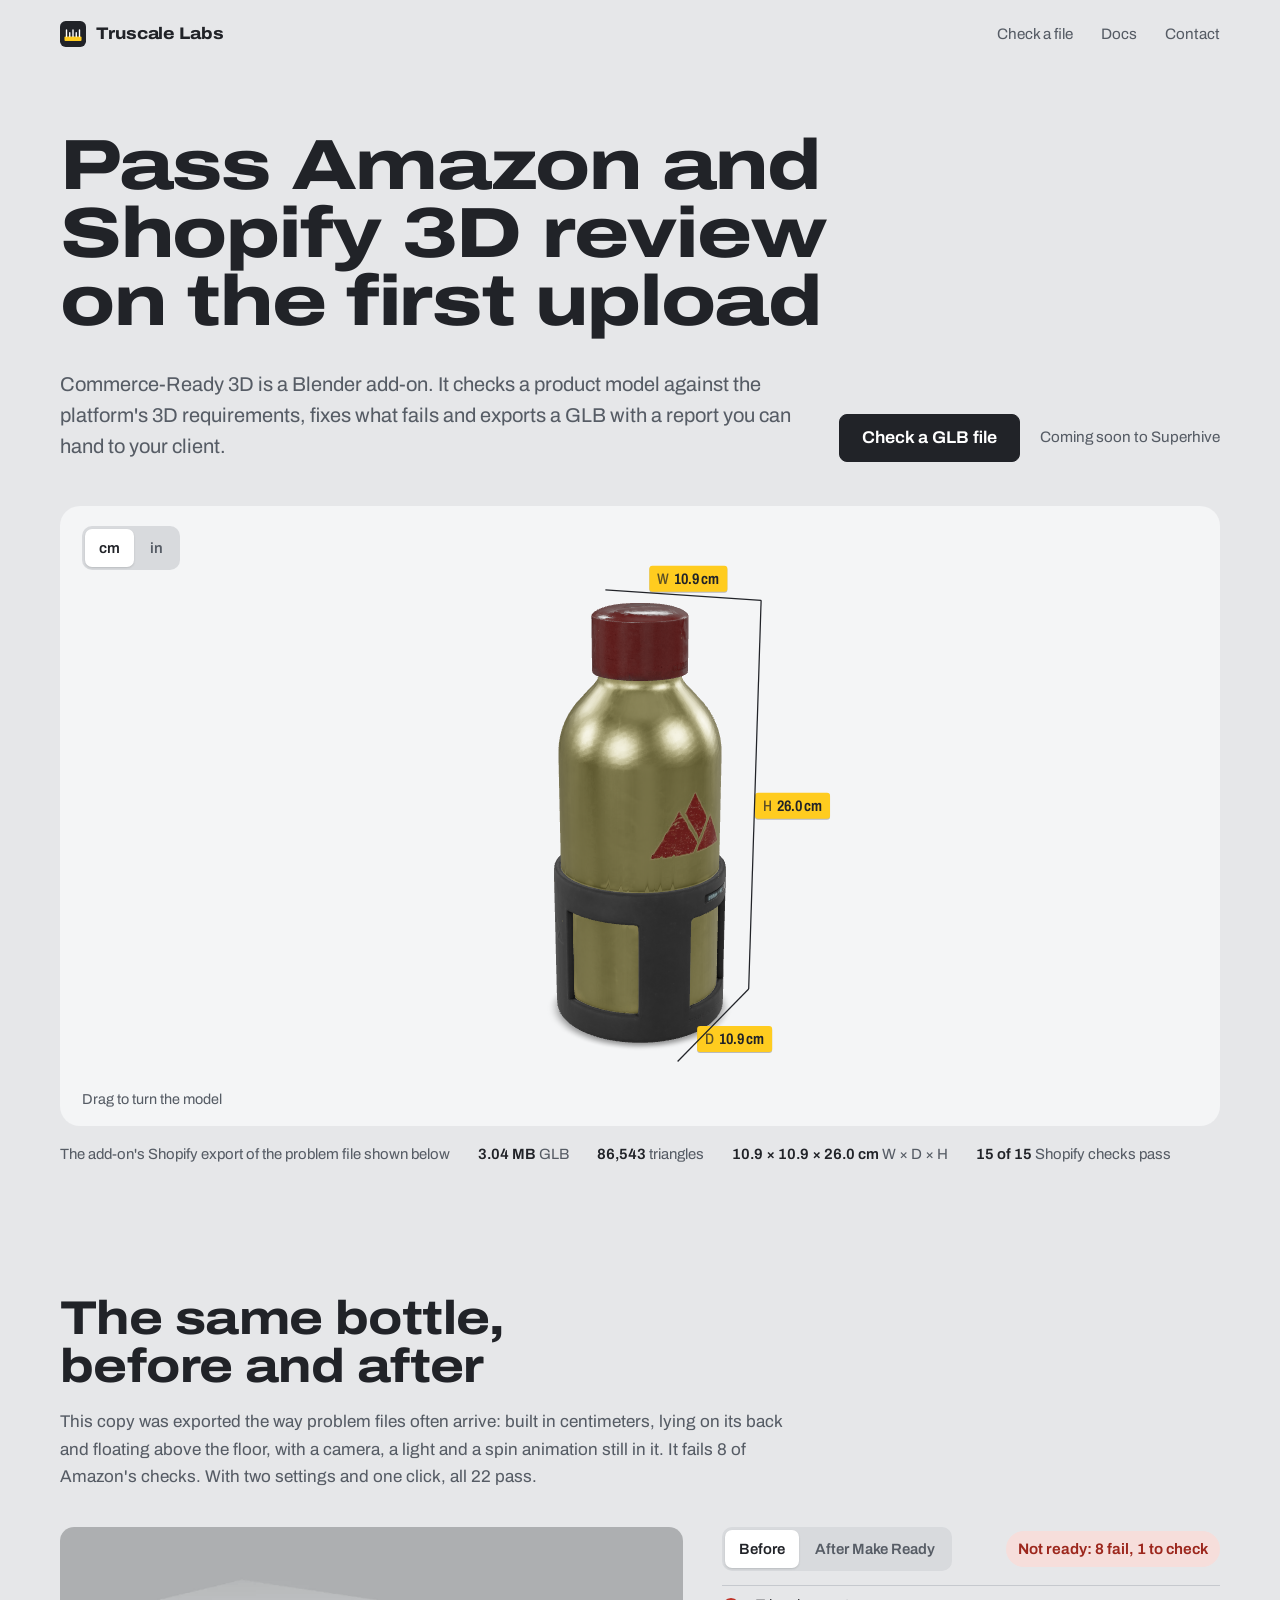
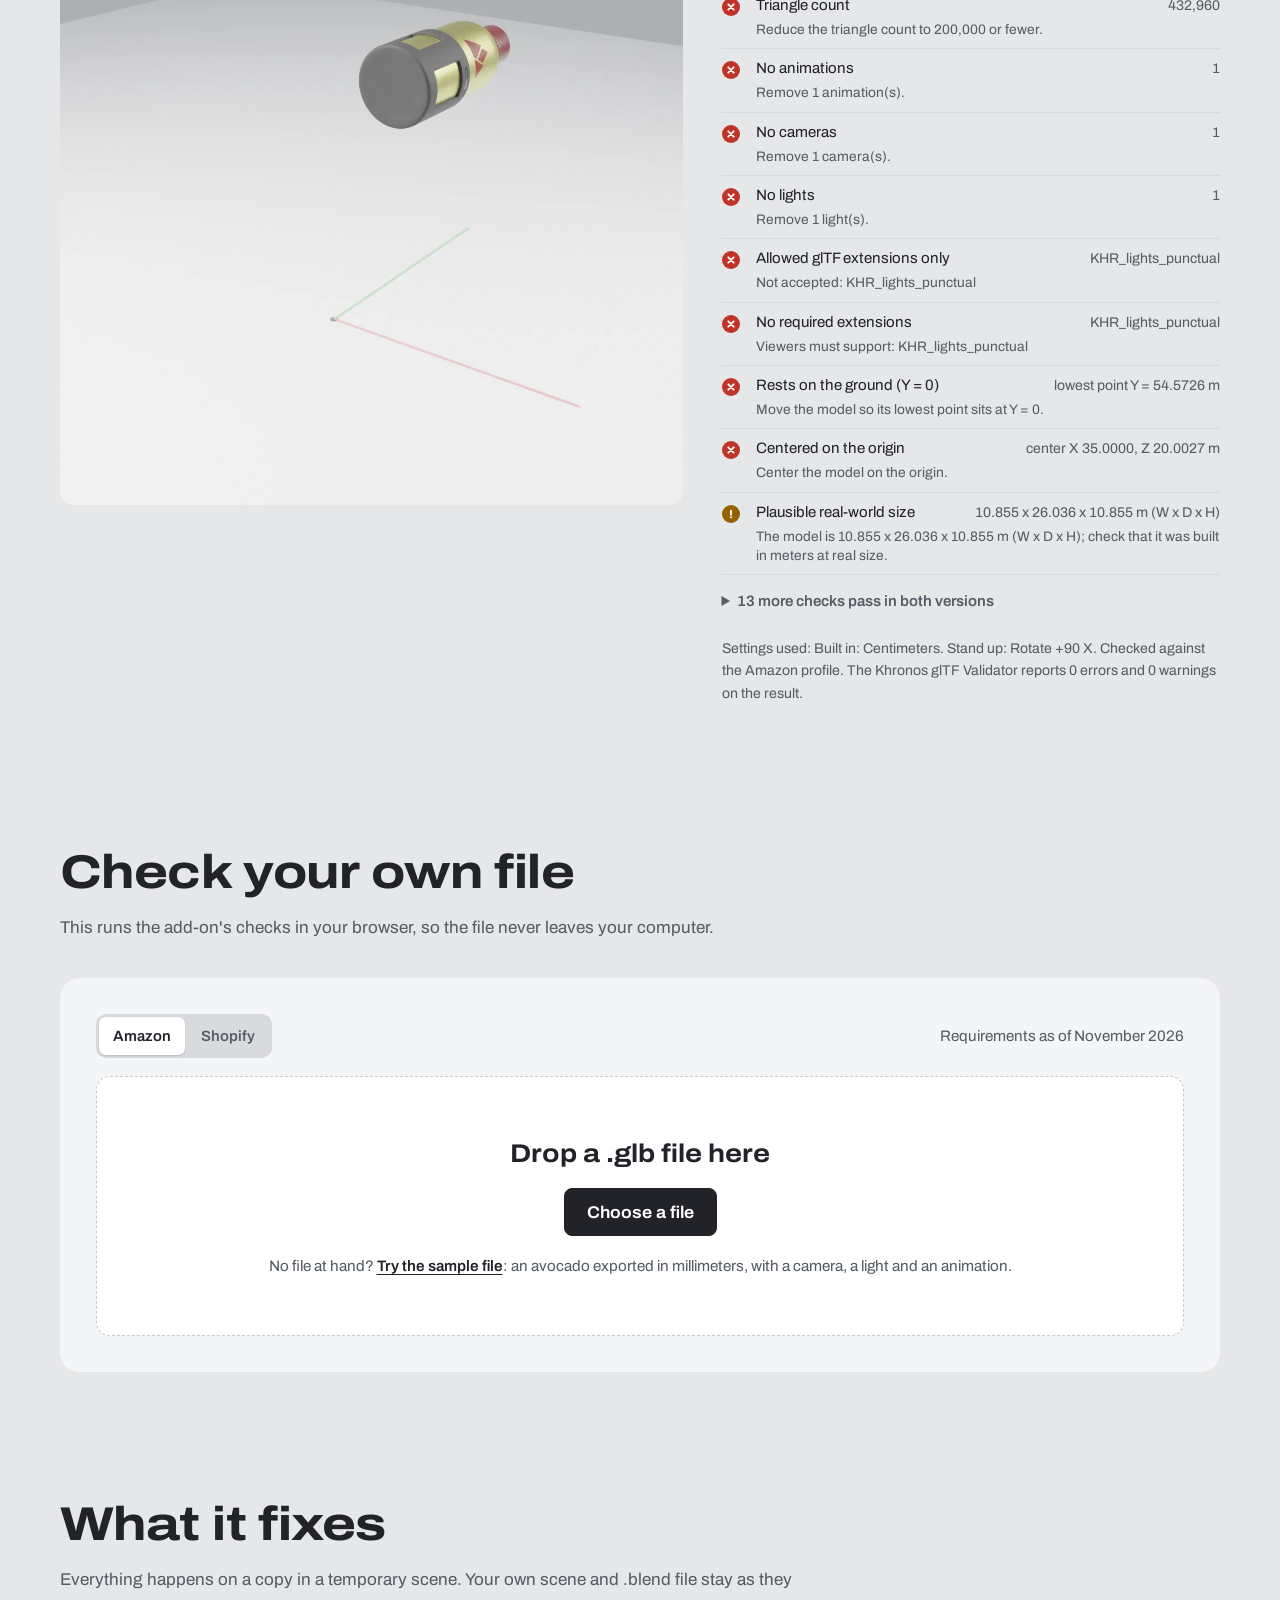
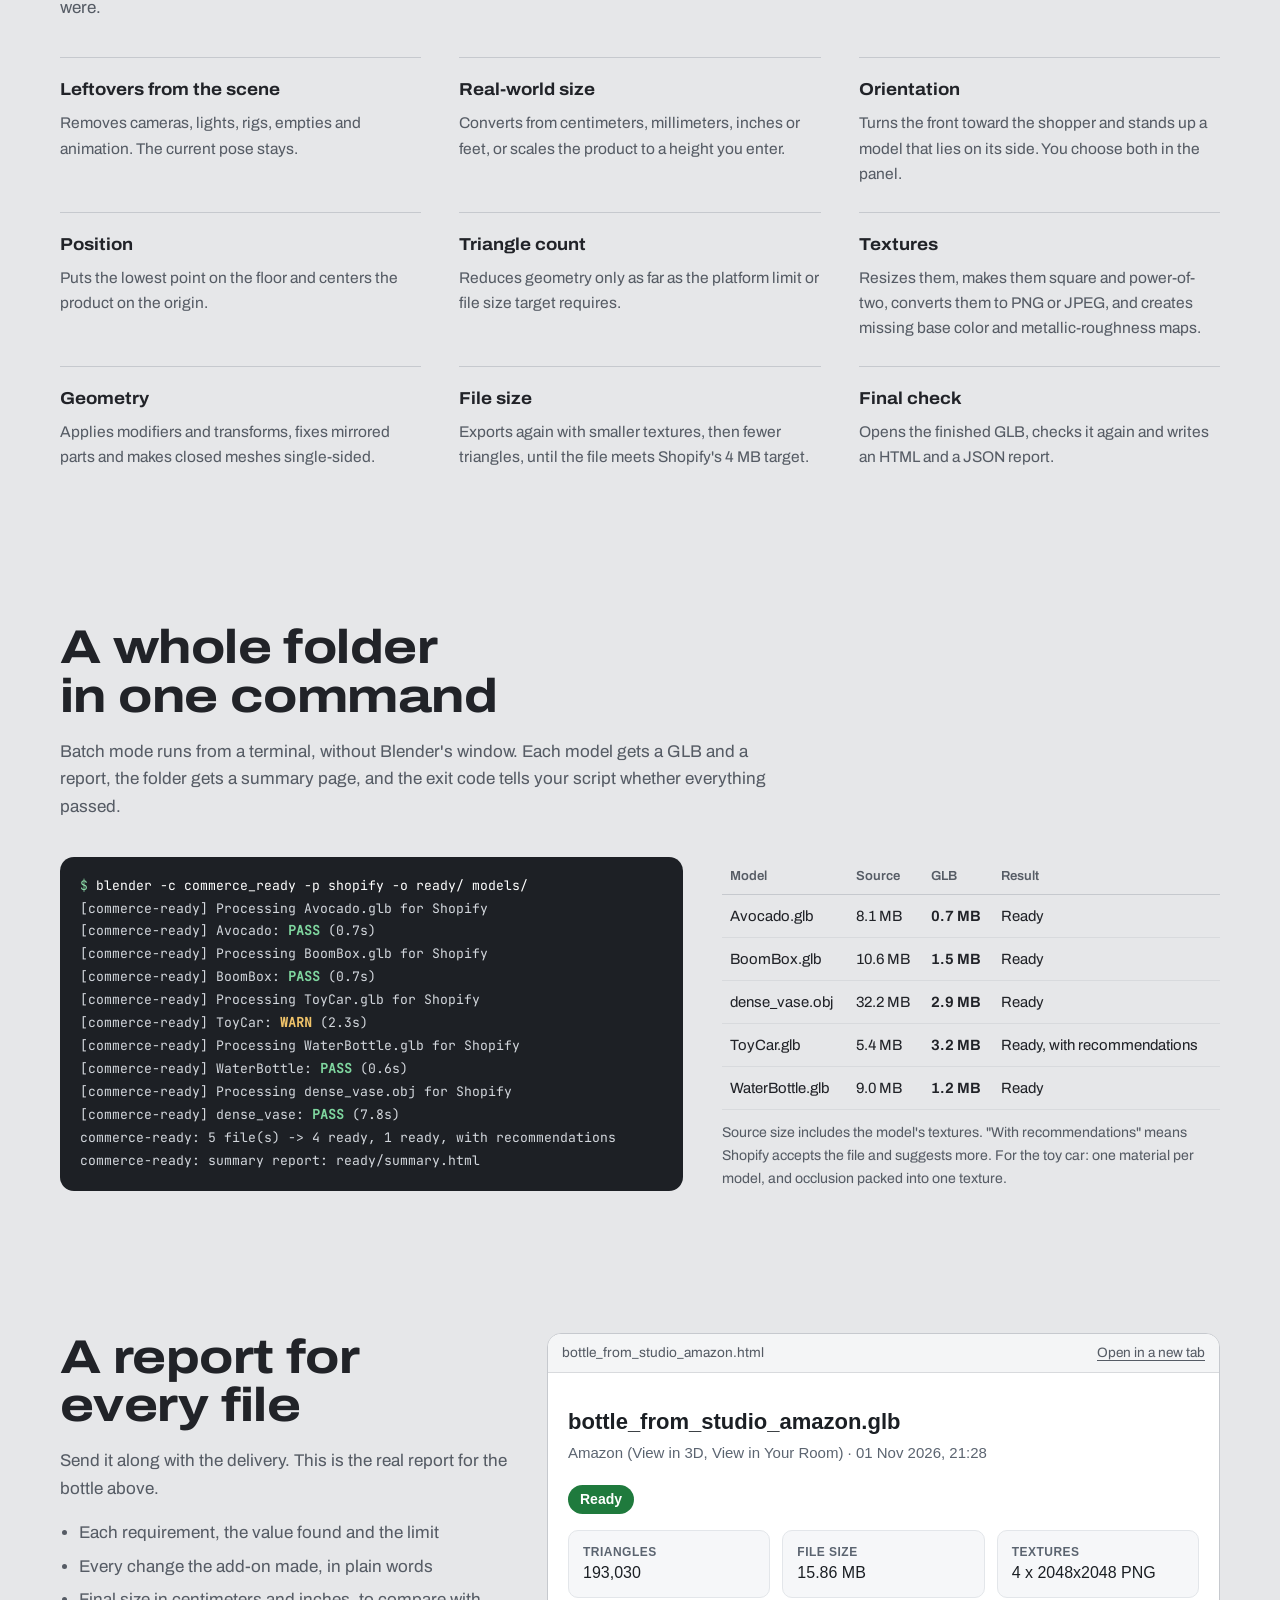
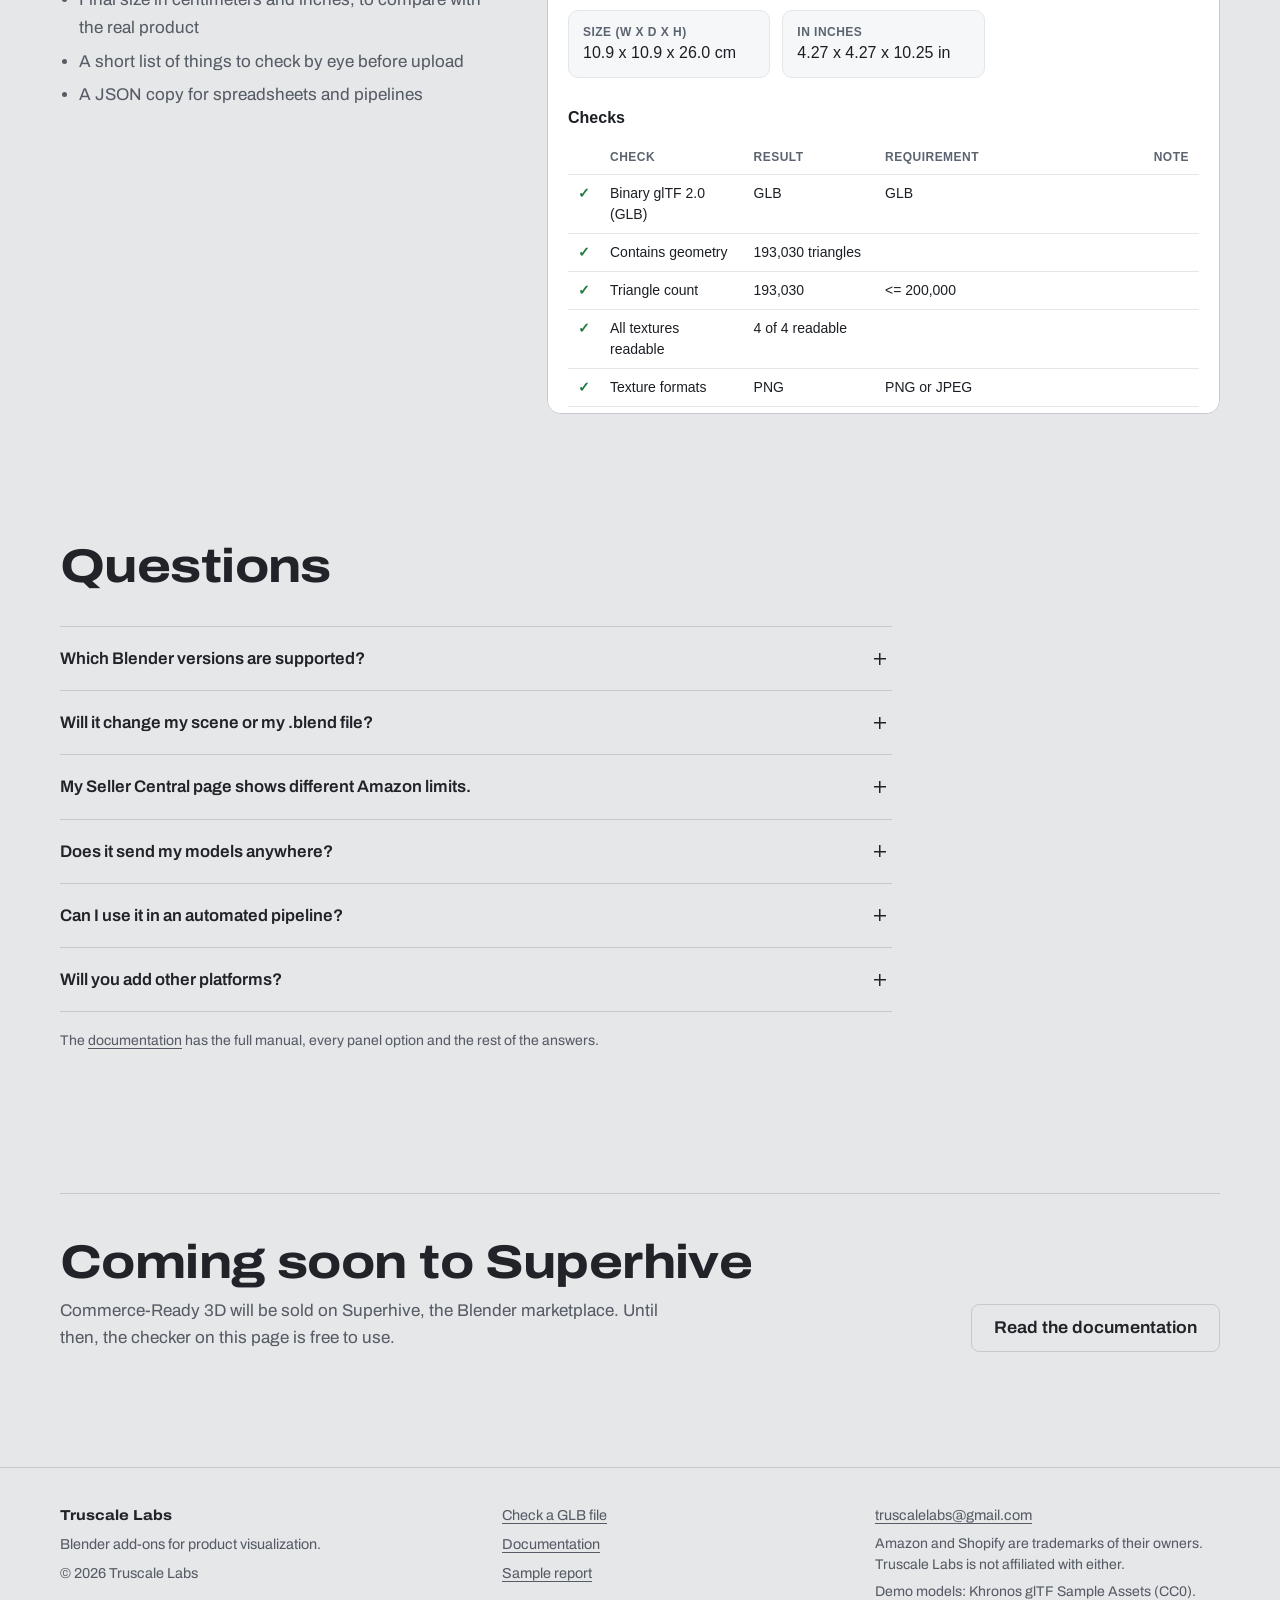
<file: index.html>
<!doctype html>
<html lang="en">
<head>
<meta charset="utf-8">
<meta name="viewport" content="width=device-width, initial-scale=1">
<title>Commerce-Ready 3D: Amazon and Shopify GLB checker and fixer for Blender | Truscale Labs</title>
<meta name="description" content="A Blender add-on that checks product models against Amazon and Shopify 3D requirements, fixes what fails and exports a GLB with a report. Check your own GLB free in the browser.">
<link rel="canonical" href="https://truscalelabs.github.io/">
<meta property="og:type" content="website">
<meta property="og:site_name" content="Truscale Labs">
<meta property="og:title" content="Commerce-Ready 3D: product models Amazon and Shopify accept">
<meta property="og:description" content="Check a GLB against Amazon and Shopify 3D requirements in your browser. The Blender add-on fixes what fails.">
<meta property="og:url" content="https://truscalelabs.github.io/">
<meta property="og:image" content="https://truscalelabs.github.io/assets/img/og.jpg">
<meta property="og:image:width" content="1200">
<meta property="og:image:height" content="630">
<meta name="twitter:card" content="summary_large_image">
<meta name="theme-color" content="#e6e7e9">
<link rel="icon" href="/favicon.svg" type="image/svg+xml">
<link rel="preload" href="/assets/fonts/archivo-variable.woff2" as="font" type="font/woff2" crossorigin>
<link rel="stylesheet" href="/assets/css/site.css?v=202611012136">
<script type="application/ld+json">
{
  "@context": "https://schema.org",
  "@type": "SoftwareApplication",
  "name": "Commerce-Ready 3D",
  "applicationCategory": "DesignApplication",
  "operatingSystem": "Windows, macOS, Linux (Blender 4.2 or newer)",
  "softwareVersion": "1.0.0",
  "description": "Blender add-on that checks product models against Amazon and Shopify 3D requirements, fixes what fails and exports a GLB with a report.",
  "url": "https://truscalelabs.github.io/",
  "publisher": { "@type": "Organization", "name": "Truscale Labs", "email": "truscalelabs@gmail.com", "url": "https://truscalelabs.github.io/" }
}
</script>
<script type="module" src="/assets/vendor/model-viewer.min.js"></script>
</head>
<body>
<a class="skip" href="#main">Skip to content</a>

<header class="site-head">
  <div class="shell">
    <a class="brand" href="/" aria-label="Truscale Labs, home"><svg viewBox="0 0 32 32" aria-hidden="true"><rect width="32" height="32" rx="7" fill="#212328"/><rect x="5.5" y="19" width="21" height="5.5" rx="1.2" fill="#ffcc1f"/><path d="M8 19v-8M12 19v-4.5M16 19v-8M20 19v-4.5M24 19v-8" stroke="#fff" stroke-width="1.7" stroke-linecap="round"/></svg><span>Truscale Labs</span></a>
    <nav class="site-nav" aria-label="Main">
      <a href="#check">Check a file</a>
      <a class="opt" href="/commerce-ready-3d/docs/">Docs</a>
      <a href="mailto:truscalelabs@gmail.com">Contact</a>
    </nav>
  </div>
</header>

<main id="main">

<section class="hero shell" aria-labelledby="hero-title">
  <h1 class="display" id="hero-title">Pass Amazon and Shopify 3D review on the first upload</h1>
  <div class="hero-text">
    <p class="lead">Commerce-Ready 3D is a Blender add-on. It checks a product model against the platform's 3D requirements, fixes what fails and exports a GLB with a report you can hand to your client.</p>
    <div class="actions">
      <a class="btn" href="#check">Check a GLB file</a>
      <span class="status-note">Coming soon to Superhive</span>
    </div>
  </div>

  <div class="stage">
    <div class="units seg" role="group" aria-label="Units">
      <button type="button" data-unit="cm" aria-pressed="true">cm</button>
      <button type="button" data-unit="in" aria-pressed="false">in</button>
    </div>
    <model-viewer id="hero-model" src="/assets/models/bottle.glb" poster="/assets/img/bottle-poster-desk.webp"
      alt="3D model of a water bottle, 26 centimeters tall, exported for Shopify by Commerce-Ready 3D"
      camera-controls disable-zoom touch-action="pan-y" interaction-prompt="none"
      camera-orbit="28deg 72deg 0.72m" min-camera-orbit="auto auto 0.72m" max-camera-orbit="auto auto 0.72m" field-of-view="30deg" min-field-of-view="30deg" max-field-of-view="30deg"
      shadow-intensity="1" shadow-softness="0.85" exposure="1.15" environment-image="neutral" tone-mapping="agx"
      ar ar-modes="webxr scene-viewer quick-look" ar-scale="fixed" loading="eager" reveal="auto">
      <button class="dot" slot="hotspot-dot+X-Y+Z" data-position="1 -1 1" data-normal="1 0 0" tabindex="-1"></button>
      <button class="dim" slot="hotspot-dim+X-Y" data-position="1 -1 0" data-normal="1 0 0" data-axis="D" tabindex="-1"></button>
      <button class="dot" slot="hotspot-dot+X-Y-Z" data-position="1 -1 -1" data-normal="1 0 0" tabindex="-1"></button>
      <button class="dim" slot="hotspot-dim+X-Z" data-position="1 0 -1" data-normal="1 0 0" data-axis="H" tabindex="-1"></button>
      <button class="dot" slot="hotspot-dot+X+Y-Z" data-position="1 1 -1" data-normal="0 1 0" tabindex="-1"></button>
      <button class="dim" slot="hotspot-dim+Y-Z" data-position="0 -1 -1" data-normal="0 1 0" data-axis="W" tabindex="-1"></button>
      <button class="dot" slot="hotspot-dot-X+Y-Z" data-position="-1 1 -1" data-normal="0 1 0" tabindex="-1"></button>
      <button class="dim" slot="hotspot-dim-X-Z" data-position="-1 0 -1" data-normal="-1 0 0" data-axis="H" tabindex="-1"></button>
      <button class="dot" slot="hotspot-dot-X-Y-Z" data-position="-1 -1 -1" data-normal="-1 0 0" tabindex="-1"></button>
      <button class="dim" slot="hotspot-dim-X-Y" data-position="-1 -1 0" data-normal="-1 0 0" data-axis="D" tabindex="-1"></button>
      <button class="dot" slot="hotspot-dot-X-Y+Z" data-position="-1 -1 1" data-normal="-1 0 0" tabindex="-1"></button>
      <button class="ar-btn" slot="ar-button" type="button">See it in your room at real size</button>
    </model-viewer>
    <script>if (matchMedia("(max-width: 640px)").matches) document.getElementById("hero-model").setAttribute("poster", "/assets/img/bottle-poster-mob.webp");</script>
    <svg id="dim-lines" class="dims" aria-hidden="true" xmlns="http://www.w3.org/2000/svg">
      <line></line><line></line><line></line><line></line><line></line>
    </svg>
    <div class="stage-bar"><span class="stage-hint">Drag to turn the model</span></div>
  </div>
  <p class="ar-note" id="ar-note" role="status" hidden>Your phone couldn't start AR. On Android, AR needs the Google Play Services for AR app, installed and up to date, on a phone that supports ARCore. Update it in the Play Store and try again.</p>
  <ul class="stage-facts" aria-label="About this file">
    <li>The add-on's Shopify export of the problem file shown below</li>
    <li><b class="num">3.04 MB</b> GLB</li>
    <li><b class="num">86,543</b> triangles</li>
    <li><b class="num" data-m="0.108548 0.108548 0.260363">10.9 × 10.9 × 26.0 cm</b> W × D × H</li>
    <li><b class="num">15 of 15</b> Shopify checks pass</li>
  </ul>
</section>

<section class="section shell" id="before-after" aria-labelledby="ba-title">
  <div class="section-head">
    <h2 id="ba-title">The same bottle, before and after</h2>
    <p>This copy was exported the way problem files often arrive: built in centimeters, lying on its back and floating above the floor, with a camera, a light and a spin animation still in it. It fails 8 of Amazon's checks. With two settings and one click, all 22 pass.</p>
  </div>
  <div class="compare">
    <figure class="compare-figure">
      <img id="img-before" src="/assets/img/before.webp" width="1120" height="1040" alt="Render of the bottle before the fix: lying on its back, floating above the floor and away from the origin">
      <img id="img-after" class="off" src="/assets/img/after.webp" width="1120" height="1040" alt="Render of the bottle after Make Ready and Export: upright, on the floor and centered on the origin" loading="lazy">
    </figure>
    <div>
      <div class="compare-controls">
        <div class="seg" role="group" aria-label="Show the file">
          <button type="button" data-state="before" aria-pressed="true">Before</button>
          <button type="button" data-state="after" aria-pressed="false">After Make Ready</button>
        </div>
        <span id="compare-verdict" class="verdict fail" aria-live="polite"></span>
      </div>
      <ul class="checks" id="compare-checks"></ul>
      <details class="same"><summary id="same-summary"></summary><ul class="checks" id="compare-same"></ul></details>
      <p class="compare-note">Settings used: Built in: Centimeters. Stand up: Rotate +90 X. Checked against the Amazon profile. The Khronos glTF Validator reports 0 errors and 0 warnings on the result.</p>
    </div>
  </div>
</section>

<section class="section shell" id="check" aria-labelledby="check-title">
  <div class="section-head">
    <h2 id="check-title">Check your own file</h2>
    <p>This runs the add-on's checks in your browser, so the file never leaves your computer.</p>
  </div>
  <div class="checker" id="checker">
    <div class="checker-top">
      <div class="seg" role="group" aria-label="Platform">
        <button type="button" data-platform="amazon" aria-pressed="true">Amazon</button>
        <button type="button" data-platform="shopify" aria-pressed="false">Shopify</button>
      </div>
      <p>Requirements as of November 2026</p>
    </div>
    <div class="drop">
      <p class="big">Drop a .glb file here</p>
      <button class="btn" id="pick" type="button">Choose a file</button>
      <input type="file" id="file" accept=".glb,model/gltf-binary" tabindex="-1" aria-hidden="true">
      <p class="alt">No file at hand? <button class="linklike" id="sample" type="button" data-src="/assets/samples/avocado_from_studio.glb">Try the sample file</button>: an avocado exported in millimeters, with a camera, a light and an animation.</p>
    </div>
    <div class="result-error" role="alert" hidden></div>
    <div class="result" hidden></div>
    <p class="visually-hidden" aria-live="polite" id="checker-live"></p>
  </div>
</section>

<section class="section shell" id="fixes" aria-labelledby="fixes-title">
  <div class="section-head">
    <h2 id="fixes-title">What it fixes</h2>
    <p>Everything happens on a copy in a temporary scene. Your own scene and .blend file stay as they were.</p>
  </div>
  <dl class="fixes">
    <div><dt>Leftovers from the scene</dt><dd>Removes cameras, lights, rigs, empties and animation. The current pose stays.</dd></div>
    <div><dt>Real-world size</dt><dd>Converts from centimeters, millimeters, inches or feet, or scales the product to a height you enter.</dd></div>
    <div><dt>Orientation</dt><dd>Turns the front toward the shopper and stands up a model that lies on its side. You choose both in the panel.</dd></div>
    <div><dt>Position</dt><dd>Puts the lowest point on the floor and centers the product on the origin.</dd></div>
    <div><dt>Triangle count</dt><dd>Reduces geometry only as far as the platform limit or file size target requires.</dd></div>
    <div><dt>Textures</dt><dd>Resizes them, makes them square and power-of-two, converts them to PNG or JPEG, and creates missing base color and metallic-roughness maps.</dd></div>
    <div><dt>Geometry</dt><dd>Applies modifiers and transforms, fixes mirrored parts and makes closed meshes single-sided.</dd></div>
    <div><dt>File size</dt><dd>Exports again with smaller textures, then fewer triangles, until the file meets Shopify's 4 MB target.</dd></div>
    <div><dt>Final check</dt><dd>Opens the finished GLB, checks it again and writes an HTML and a JSON report.</dd></div>
  </dl>
</section>

<section class="section shell" id="batch" aria-labelledby="batch-title">
  <div class="section-head">
    <h2 id="batch-title">A whole folder in one command</h2>
    <p>Batch mode runs from a terminal, without Blender's window. Each model gets a GLB and a report, the folder gets a summary page, and the exit code tells your script whether everything passed.</p>
  </div>
  <div class="batch">
    <pre class="term"><code><span class="p">$</span> <span class="cmd">blender -c commerce_ready -p shopify -o ready/ models/</span>
[commerce-ready] Processing Avocado.glb for Shopify
[commerce-ready] Avocado: <span class="ok">PASS</span> (0.7s)
[commerce-ready] Processing BoomBox.glb for Shopify
[commerce-ready] BoomBox: <span class="ok">PASS</span> (0.7s)
[commerce-ready] Processing ToyCar.glb for Shopify
[commerce-ready] ToyCar: <span class="w">WARN</span> (2.3s)
[commerce-ready] Processing WaterBottle.glb for Shopify
[commerce-ready] WaterBottle: <span class="ok">PASS</span> (0.6s)
[commerce-ready] Processing dense_vase.obj for Shopify
[commerce-ready] dense_vase: <span class="ok">PASS</span> (7.8s)
commerce-ready: 5 file(s) -&gt; 4 ready, 1 ready, with recommendations
commerce-ready: summary report: ready/summary.html</code></pre>
    <div>
      <table class="sizes">
        <caption class="visually-hidden">File sizes before and after the Shopify run</caption>
        <thead><tr><th scope="col">Model</th><th scope="col">Source</th><th scope="col">GLB</th><th scope="col">Result</th></tr></thead>
        <tbody><tr><td>Avocado.glb</td><td>8.1 MB</td><td class="to">0.7 MB</td><td>Ready</td></tr><tr><td>BoomBox.glb</td><td>10.6 MB</td><td class="to">1.5 MB</td><td>Ready</td></tr><tr><td>dense_vase.obj</td><td>32.2 MB</td><td class="to">2.9 MB</td><td>Ready</td></tr><tr><td>ToyCar.glb</td><td>5.4 MB</td><td class="to">3.2 MB</td><td>Ready, with recommendations</td></tr><tr><td>WaterBottle.glb</td><td>9.0 MB</td><td class="to">1.2 MB</td><td>Ready</td></tr></tbody>
      </table>
      <p class="batch-note">Source size includes the model's textures. "With recommendations" means Shopify accepts the file and suggests more. For the toy car: one material per model, and occlusion packed into one texture.</p>
    </div>
  </div>
</section>

<section class="section shell" id="report" aria-labelledby="report-title">
  <div class="report">
    <div>
      <h2 id="report-title">A report for every file</h2>
      <p class="muted">Send it along with the delivery. This is the real report for the bottle above.</p>
      <ul>
        <li>Each requirement, the value found and the limit</li>
        <li>Every change the add-on made, in plain words</li>
        <li>Final size in centimeters and inches, to compare with the real product</li>
        <li>A short list of things to check by eye before upload</li>
        <li>A JSON copy for spreadsheets and pipelines</li>
      </ul>
    </div>
    <div class="frame">
      <div class="frame-bar"><span>bottle_from_studio_amazon.html</span><a href="/commerce-ready-3d/sample-report.html" target="_blank" rel="noopener">Open in a new tab</a></div>
      <iframe src="/commerce-ready-3d/sample-report.html" title="Sample report: the bottle checked for Amazon" loading="lazy"></iframe>
    </div>
  </div>
</section>

<section class="section shell" id="faq" aria-labelledby="faq-title">
  <div class="section-head"><h2 id="faq-title">Questions</h2></div>
  <div class="faq">
    <details><summary>Which Blender versions are supported?</summary><div><p>4.2 and newer. It is tested on 4.2, 4.5, 5.0 and 5.2. It uses the extension system introduced in 4.2, so it doesn't install in 4.1 or older.</p></div></details>
    <details><summary>Will it change my scene or my .blend file?</summary><div><p>No. It works on a copy in a temporary scene and removes everything it created when it's done. Your objects, materials and images stay as they were.</p></div></details>
    <details><summary>My Seller Central page shows different Amazon limits.</summary><div><p>Change them under <strong>Advanced limits</strong>, or with <code>--max-triangles</code>, <code>--texture-max</code> and <code>--texture-min</code> in batch mode. To set them once for everyone, use a <code>COMMERCE_READY_PROFILES</code> file (see Documentation).</p></div></details>
    <details><summary>Does it send my models anywhere?</summary><div><p>No. It works fully offline. The only permission it asks Blender for is file access, to read your models and write the results.</p></div></details>
    <details><summary>Can I use it in an automated pipeline?</summary><div><p>Yes. Batch mode runs without the interface, returns exit codes and writes a JSON report for each model plus a summary. The standalone checker needs only Python.</p></div></details>
    <details><summary>Will you add other platforms?</summary><div><p>Version 1.0 covers Amazon and Shopify. Tell us which platform you need in the product's ratings or messages. That decides what comes next.</p></div></details>
  </div>
  <p class="small muted" style="margin-top:18px">The <a href="/commerce-ready-3d/docs/">documentation</a> has the full manual, every panel option and the rest of the answers.</p>
</section>

<section class="section shell">
  <div class="closing">
    <div>
      <h2>Coming soon to Superhive</h2>
      <p>Commerce-Ready 3D will be sold on Superhive, the Blender marketplace. Until then, the checker on this page is free to use.</p>
    </div>
    <a class="btn quiet" href="/commerce-ready-3d/docs/">Read the documentation</a>
  </div>
</section>

</main>

<footer class="site-foot">
  <div class="shell">
    <div><p><strong>Truscale Labs</strong></p><p>Blender add-ons for product visualization.</p><p>&copy; 2026 Truscale Labs</p></div>
    <div><p><a href="/#check">Check a GLB file</a></p><p><a href="/commerce-ready-3d/docs/">Documentation</a></p><p><a href="/commerce-ready-3d/sample-report.html">Sample report</a></p></div>
    <div><p><a href="mailto:truscalelabs@gmail.com">truscalelabs@gmail.com</a></p><p class="small">Amazon and Shopify are trademarks of their owners. Truscale Labs is not affiliated with either.</p><p class="small">Demo models: Khronos glTF Sample Assets (CC0).</p></div>
  </div>
</footer>

<script type="module" src="/assets/js/hero.js"></script>
<script type="module" src="/assets/js/compare.js"></script>
<script type="module" src="/assets/js/checker-ui.js"></script>
</body>
</html>
</file>
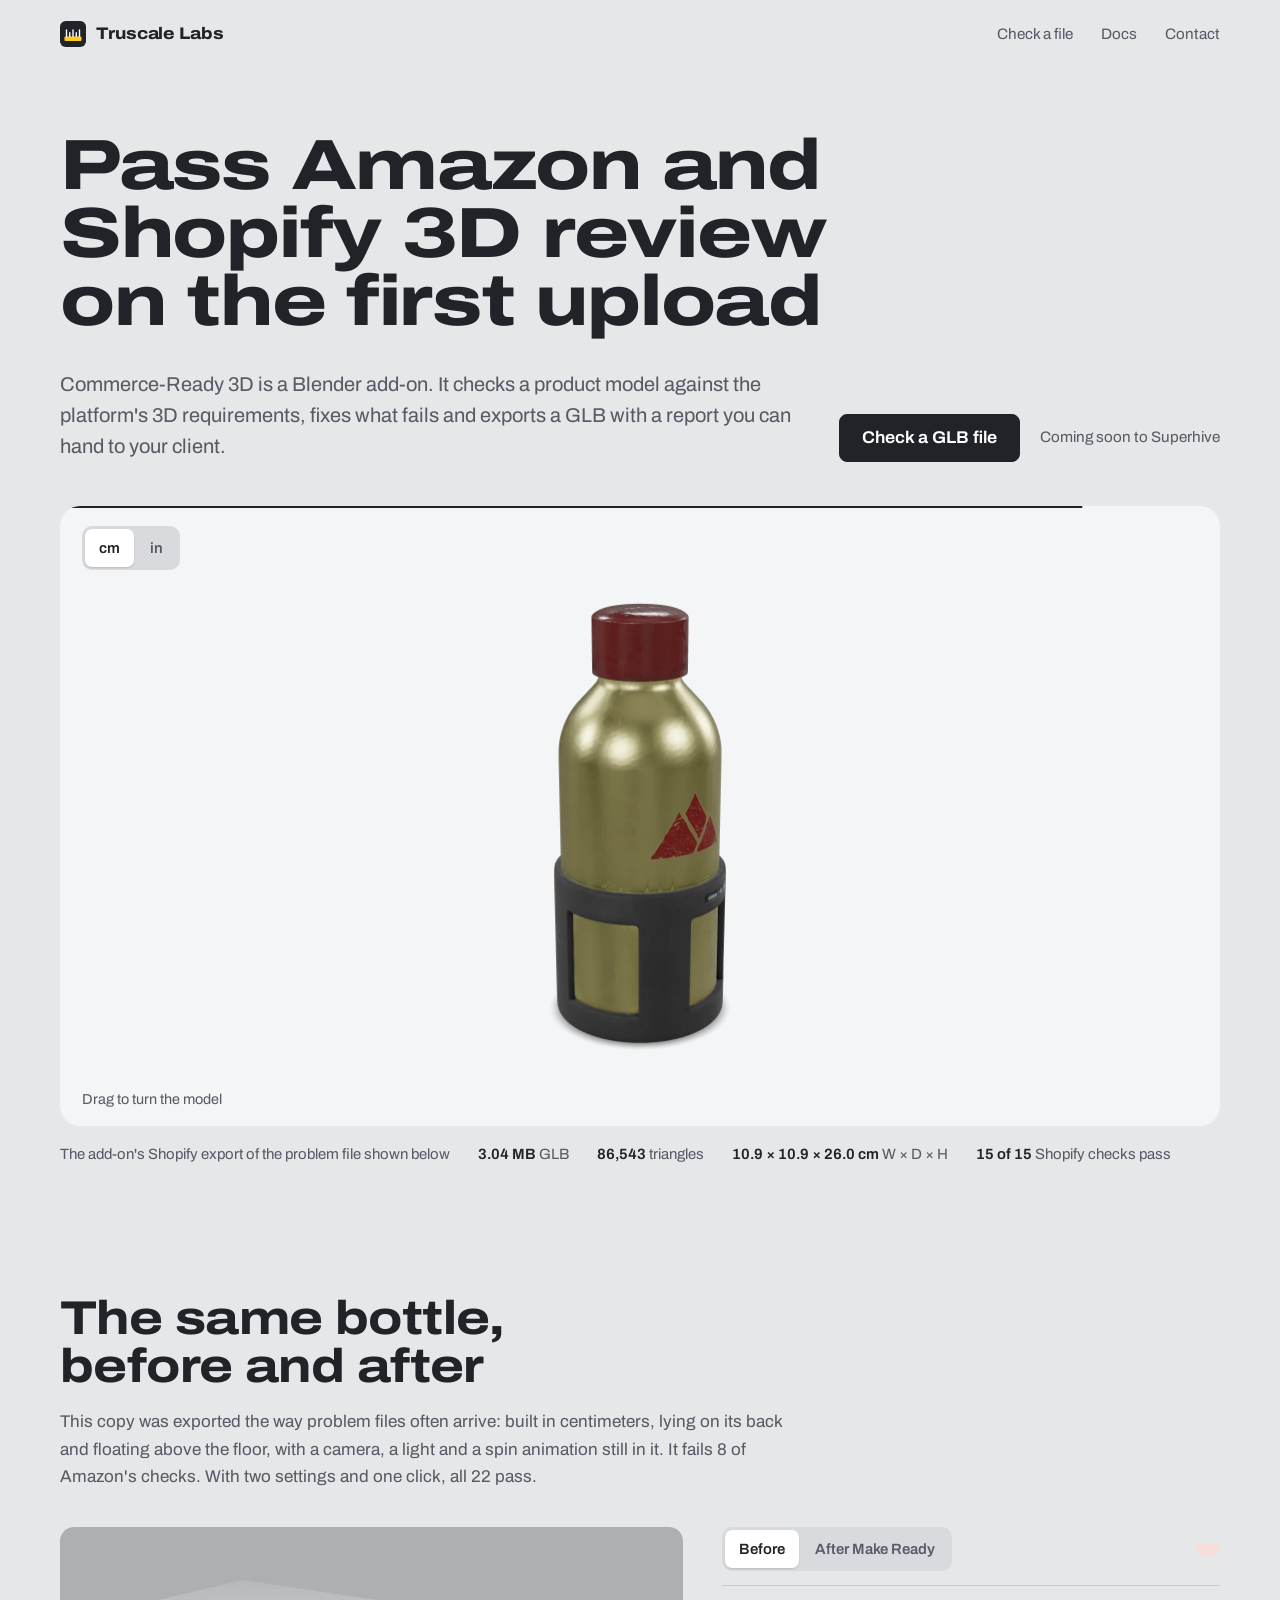
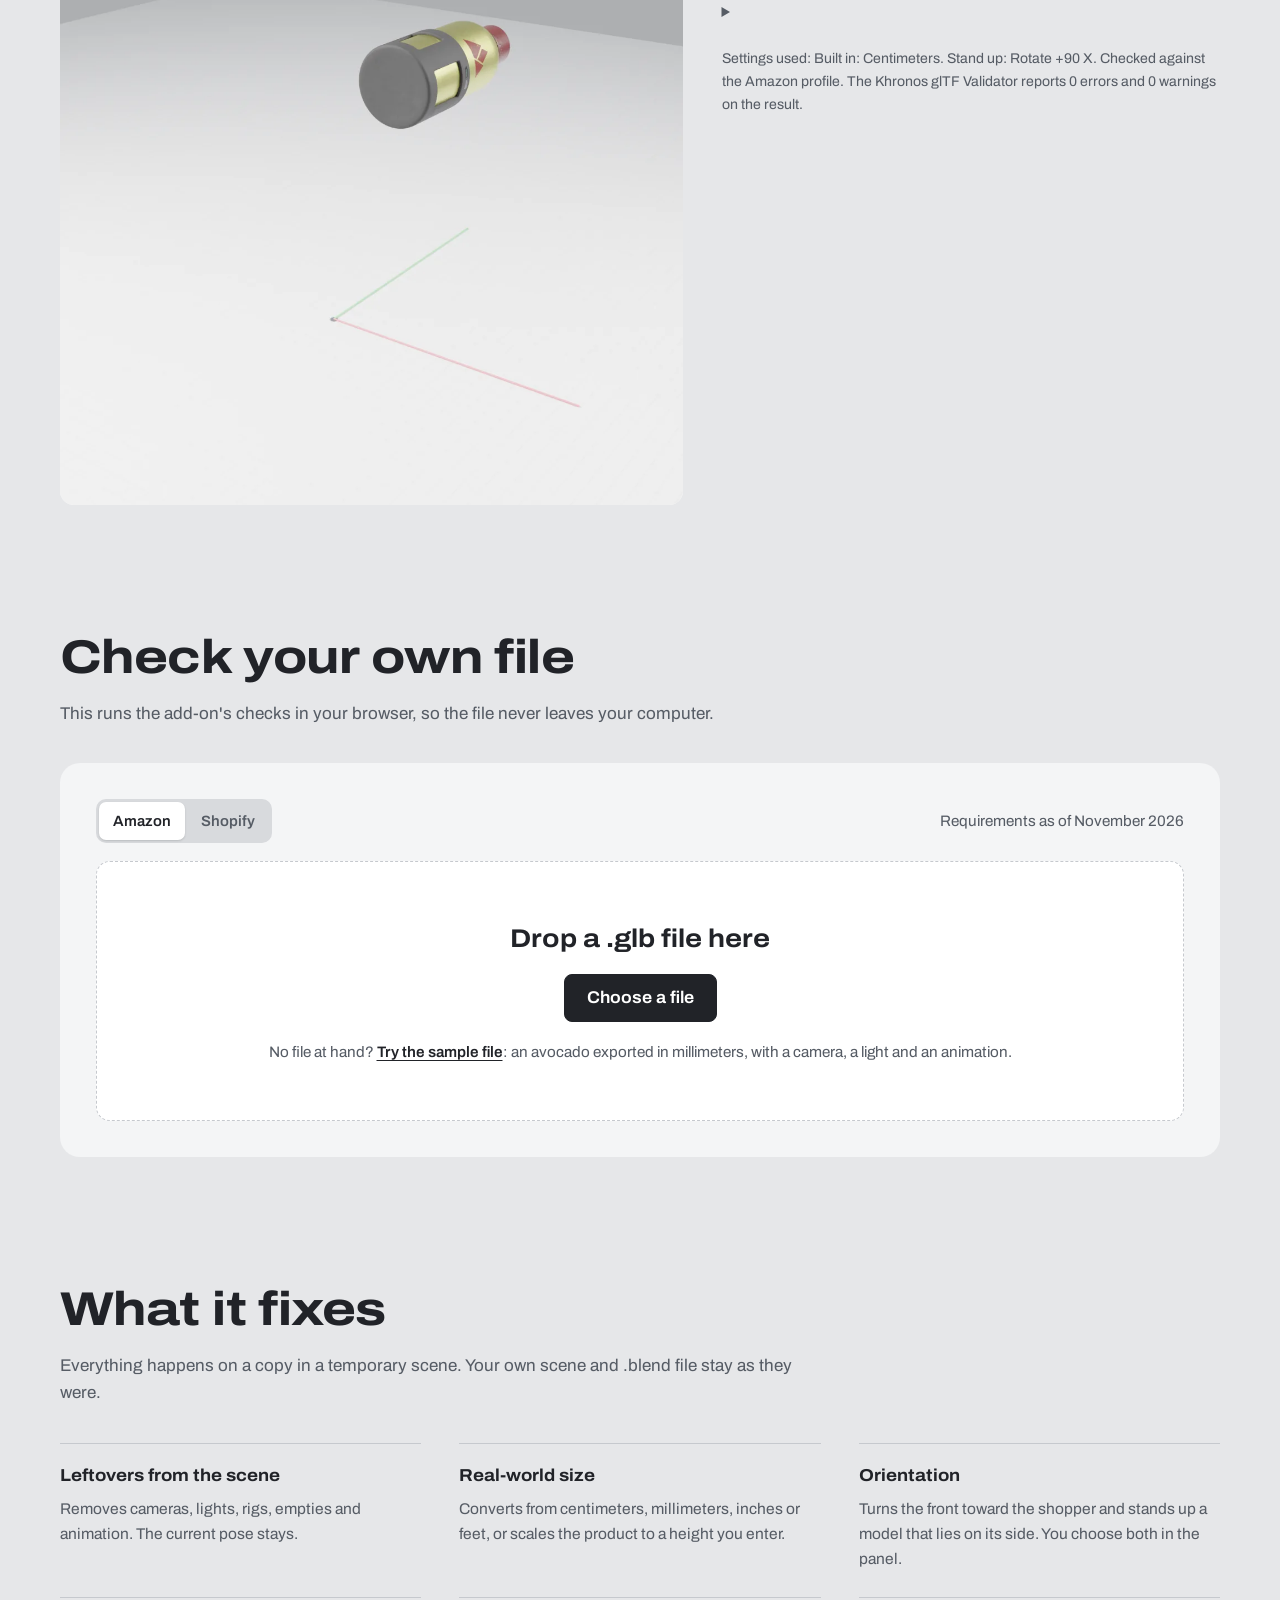
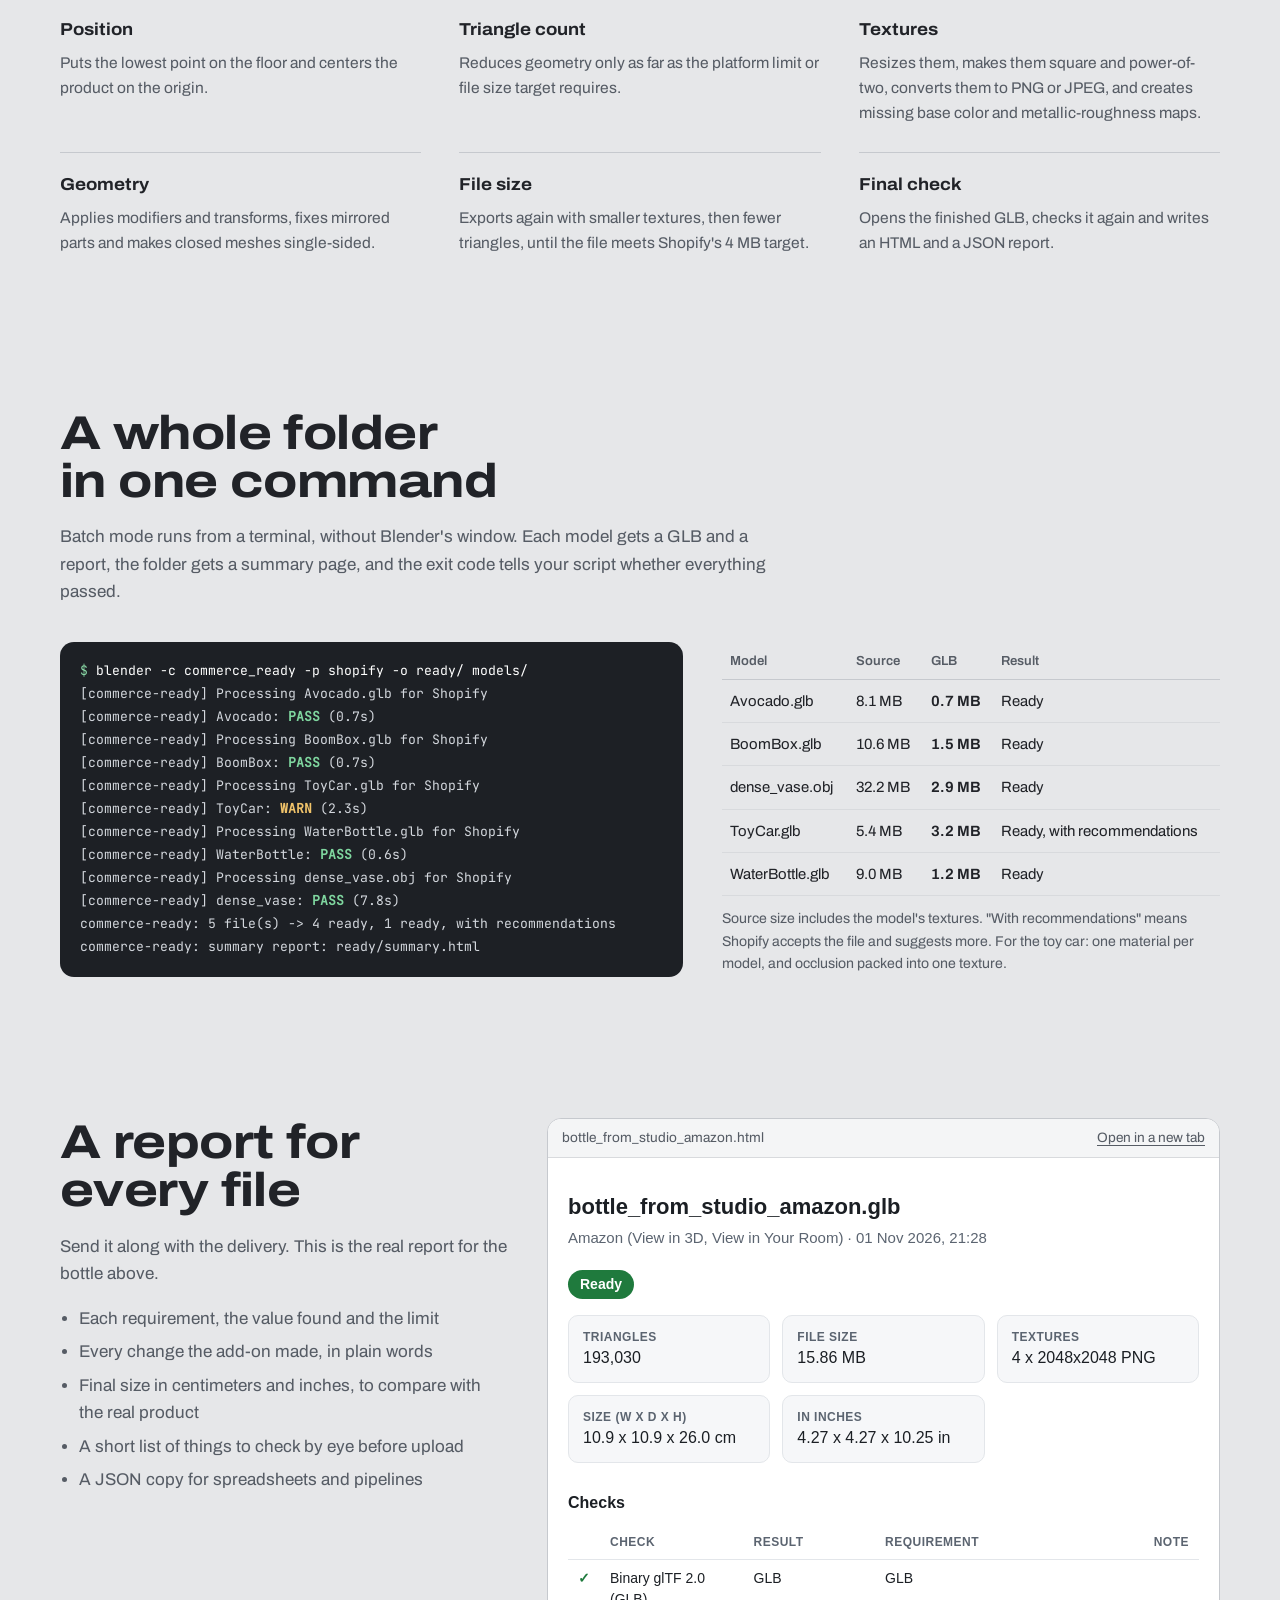
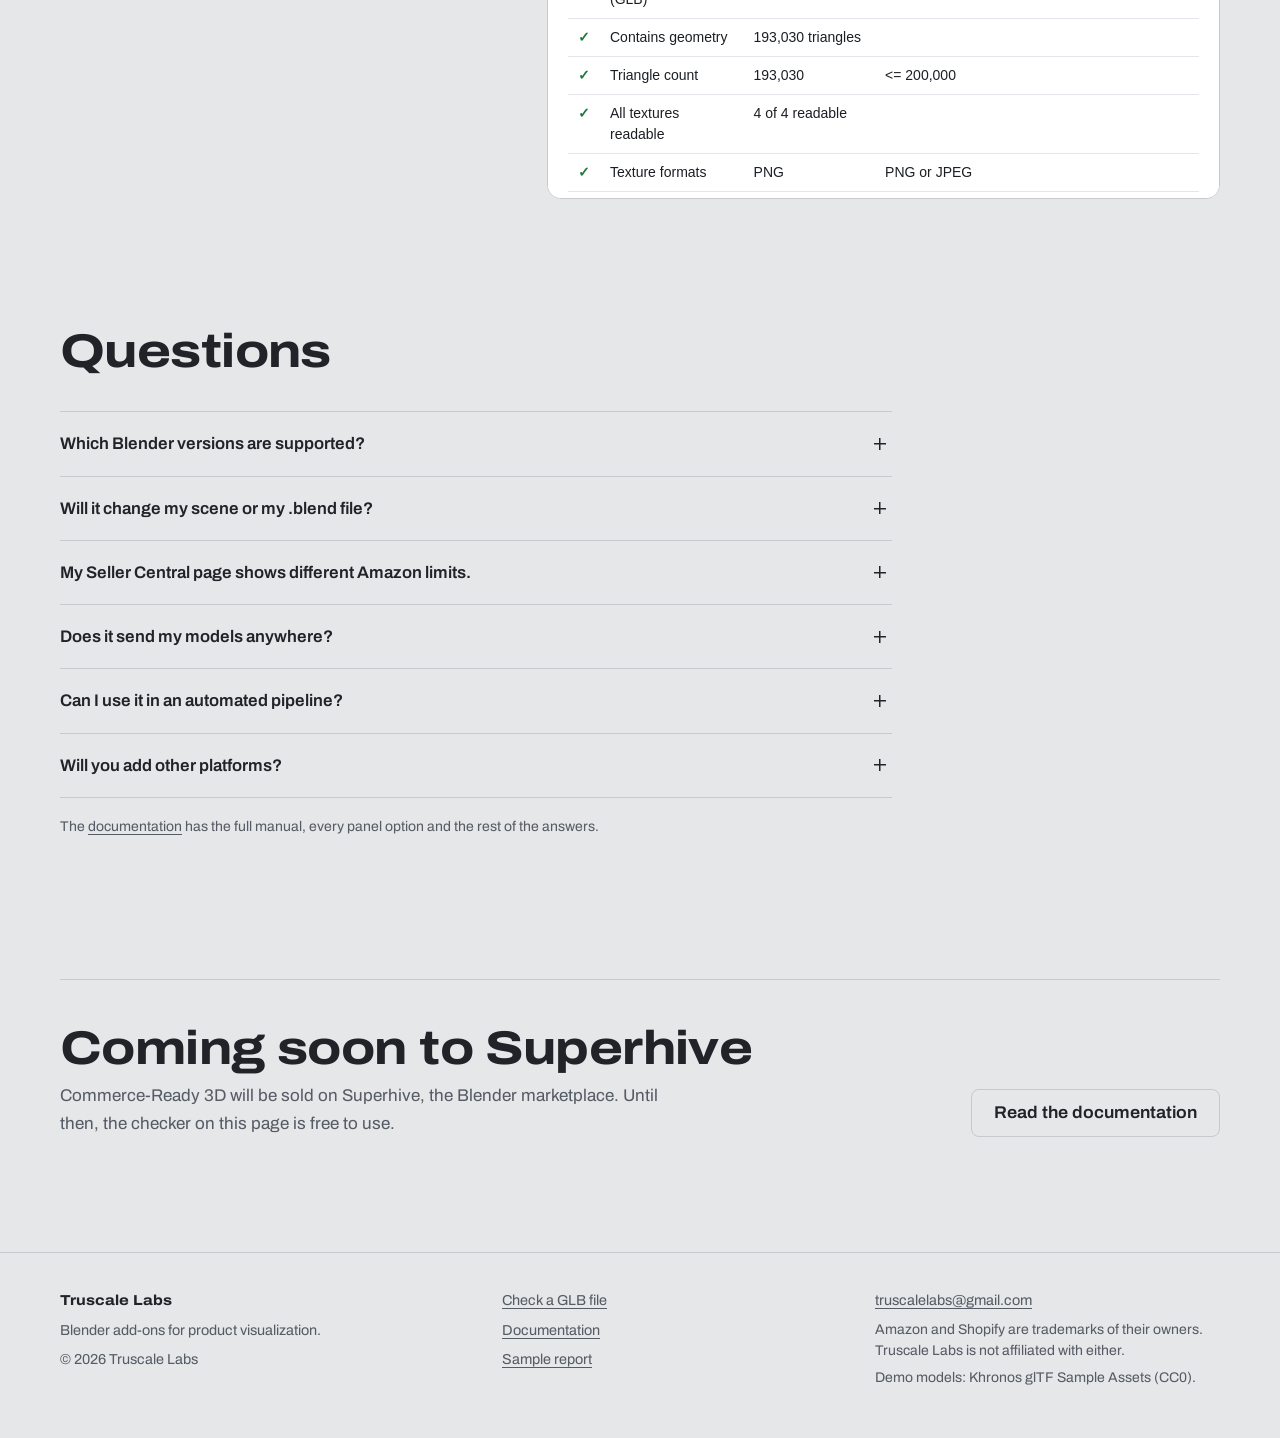
<file: commerce-ready-3d/index.html>
<!doctype html><html lang="en"><head><meta charset="utf-8"><title>Commerce-Ready 3D</title>
<link rel="canonical" href="https://truscalelabs.github.io/"><meta http-equiv="refresh" content="0; url=/"></head>
<body><p><a href="/">Commerce-Ready 3D</a></p></body></html>
</file>
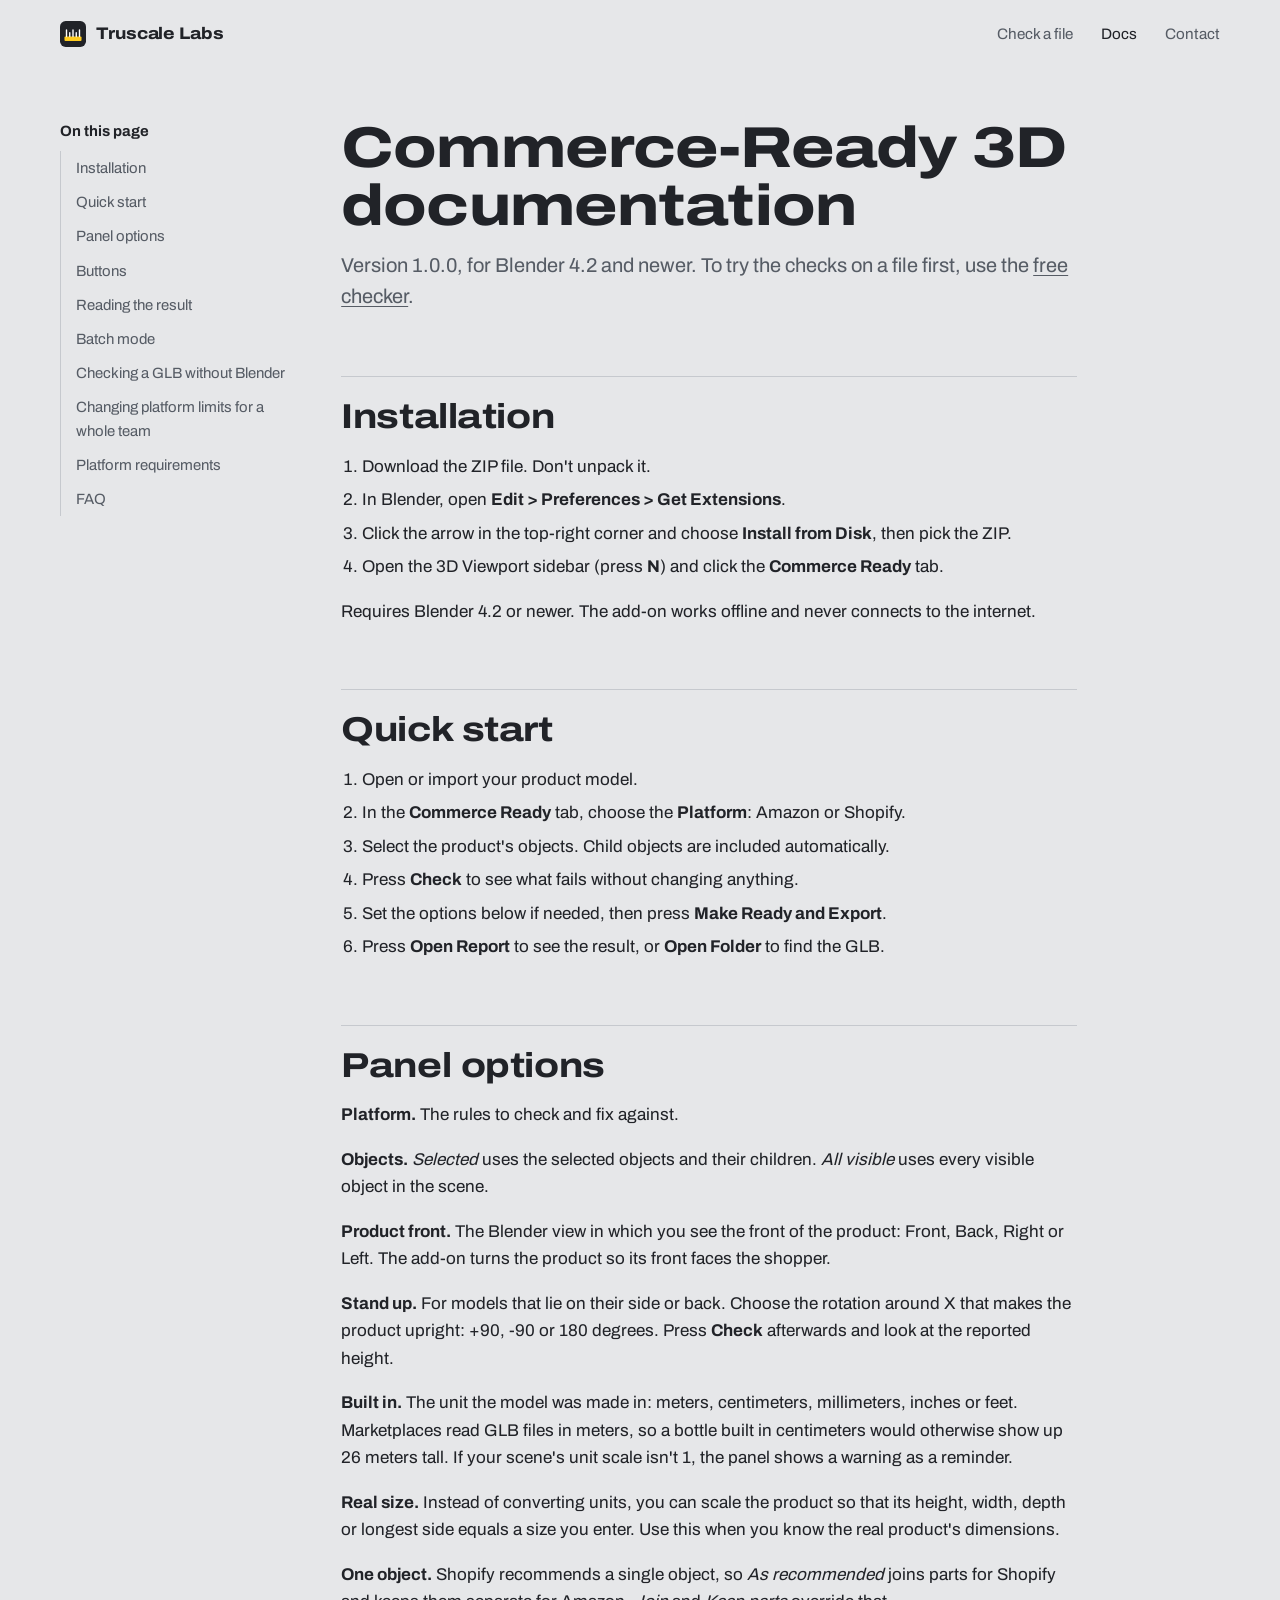
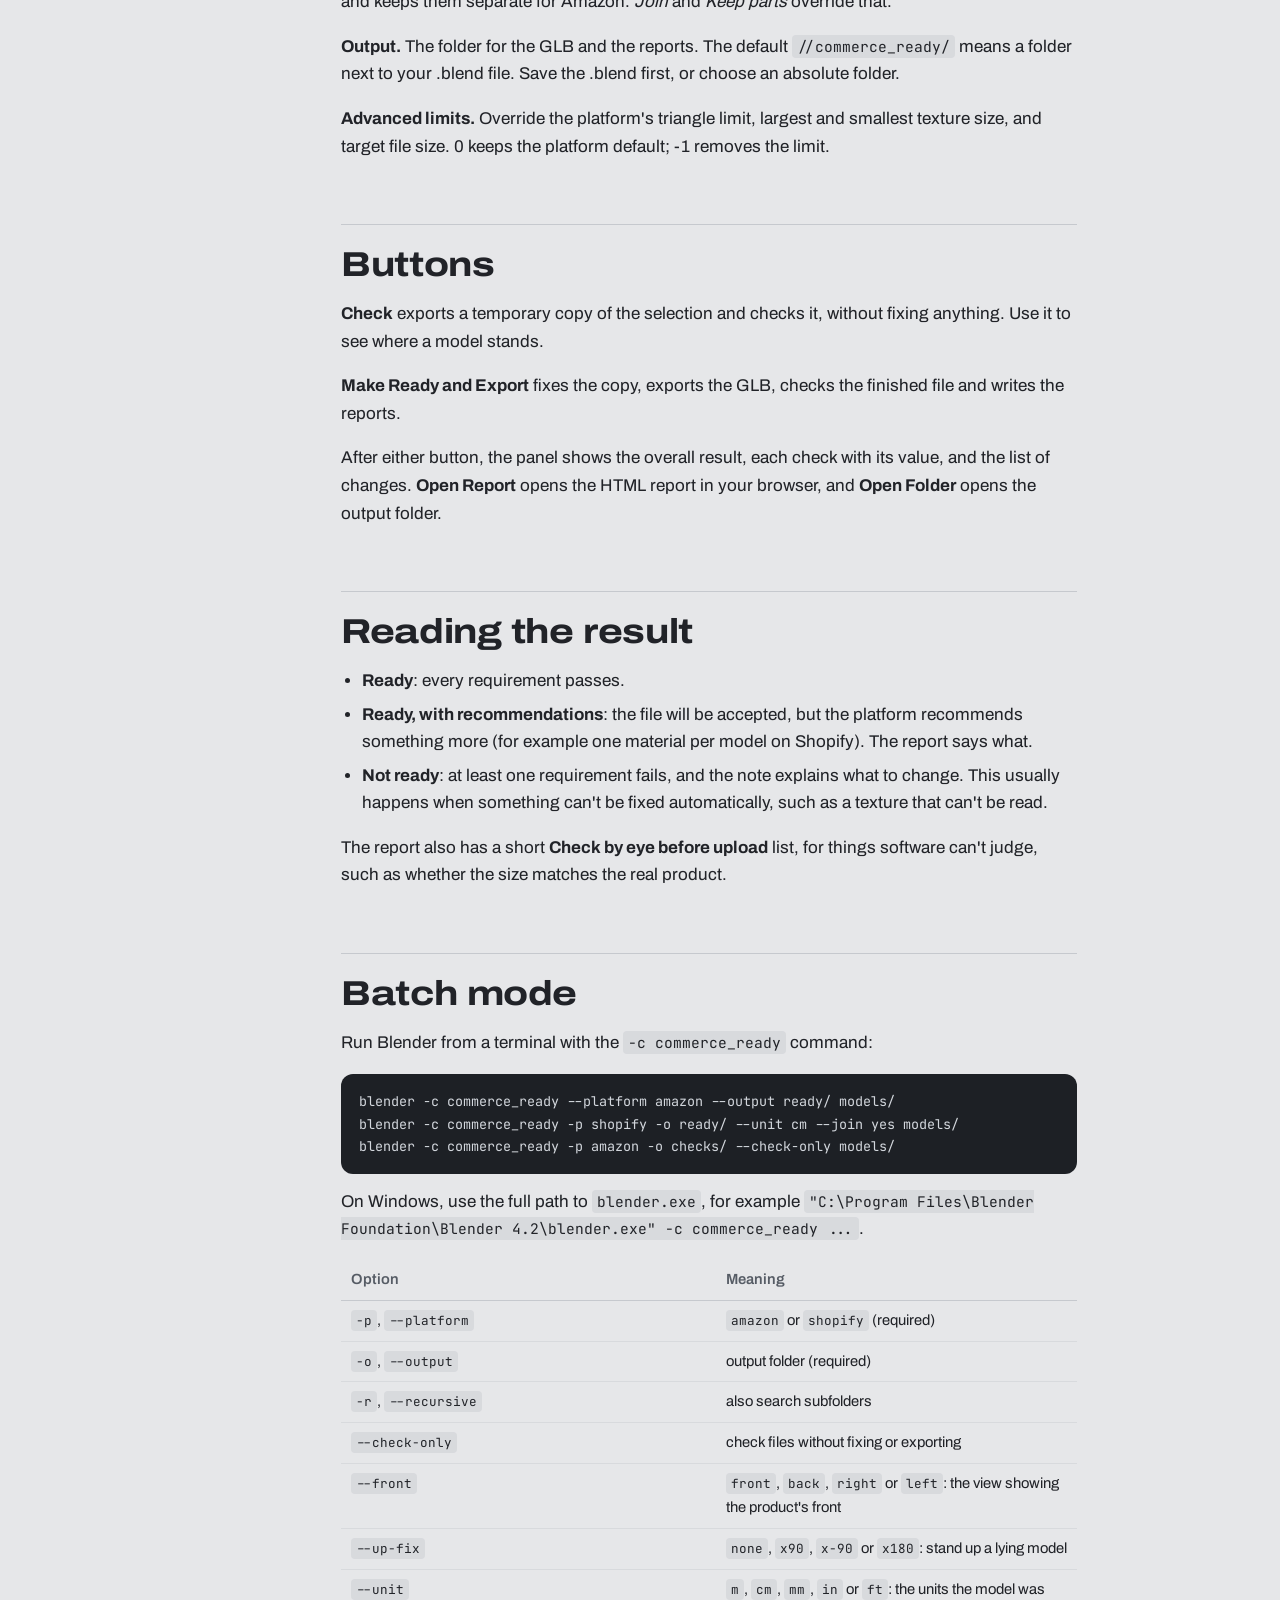
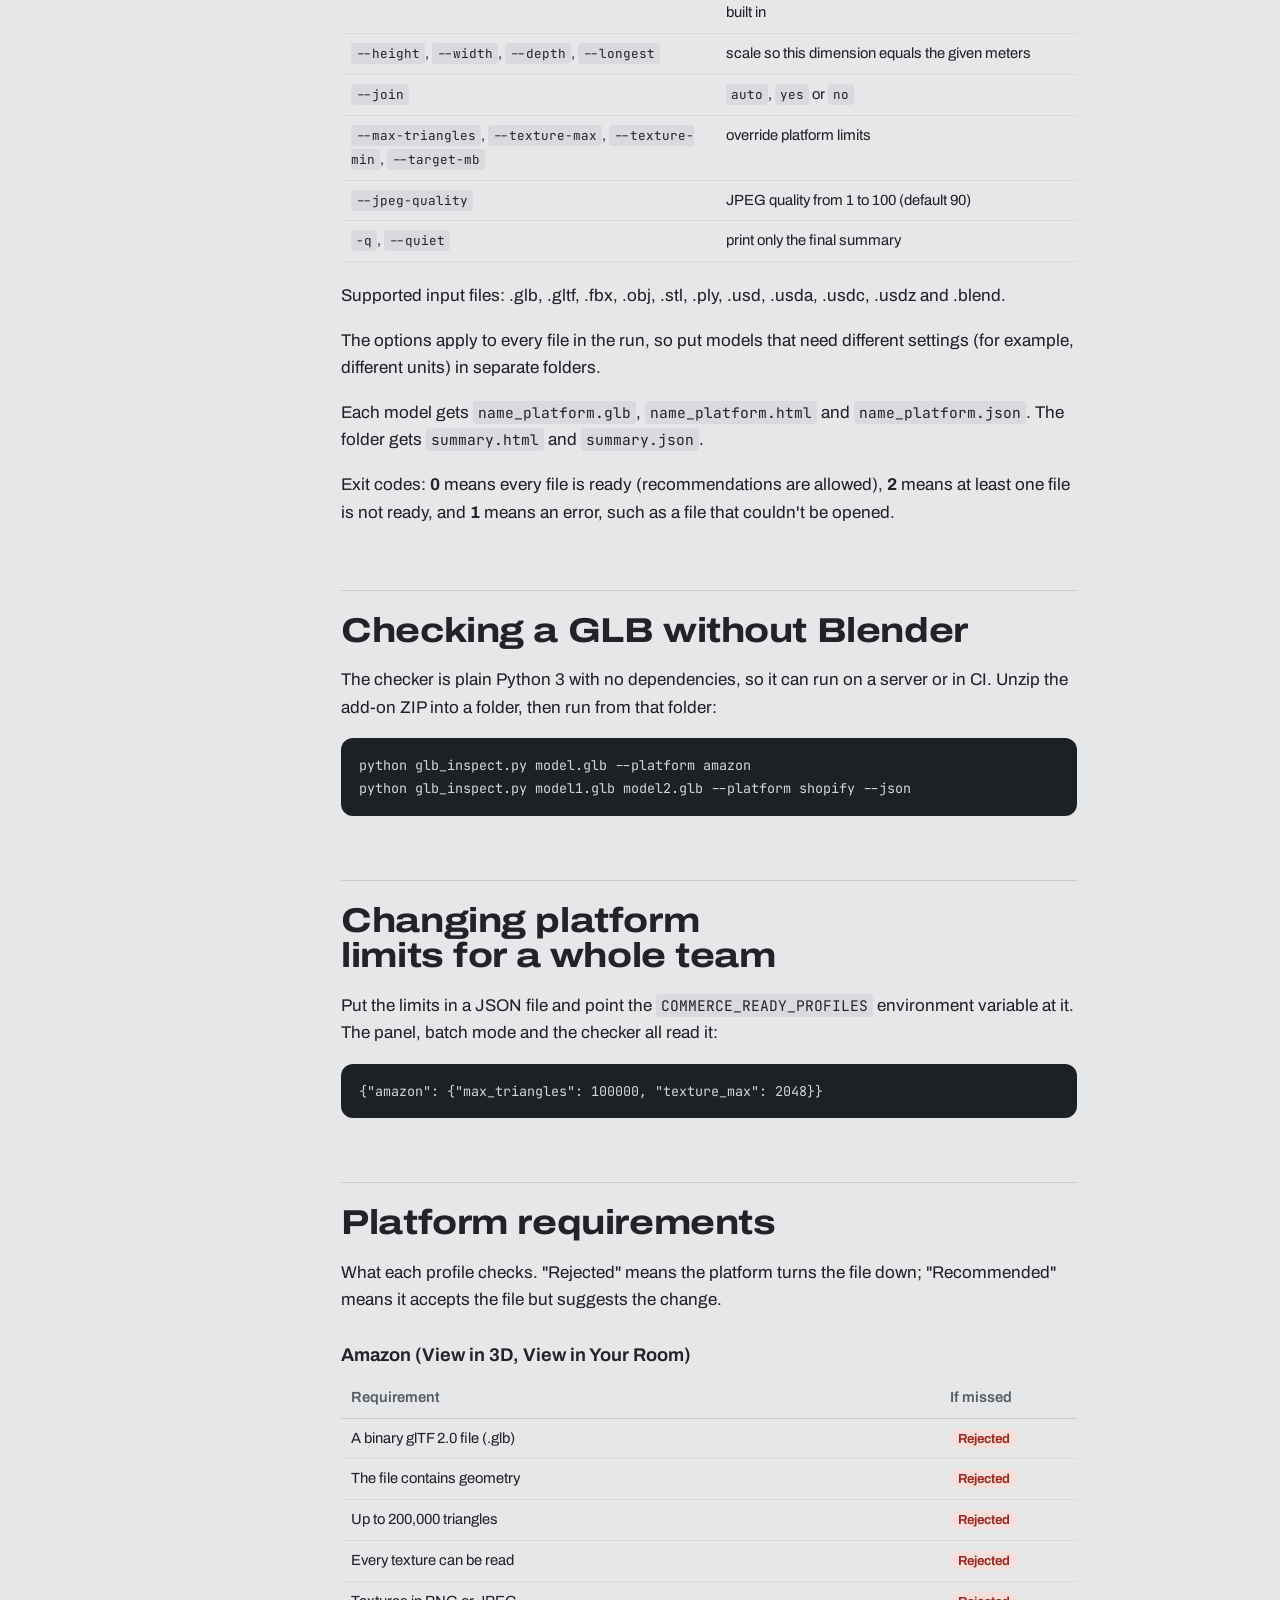
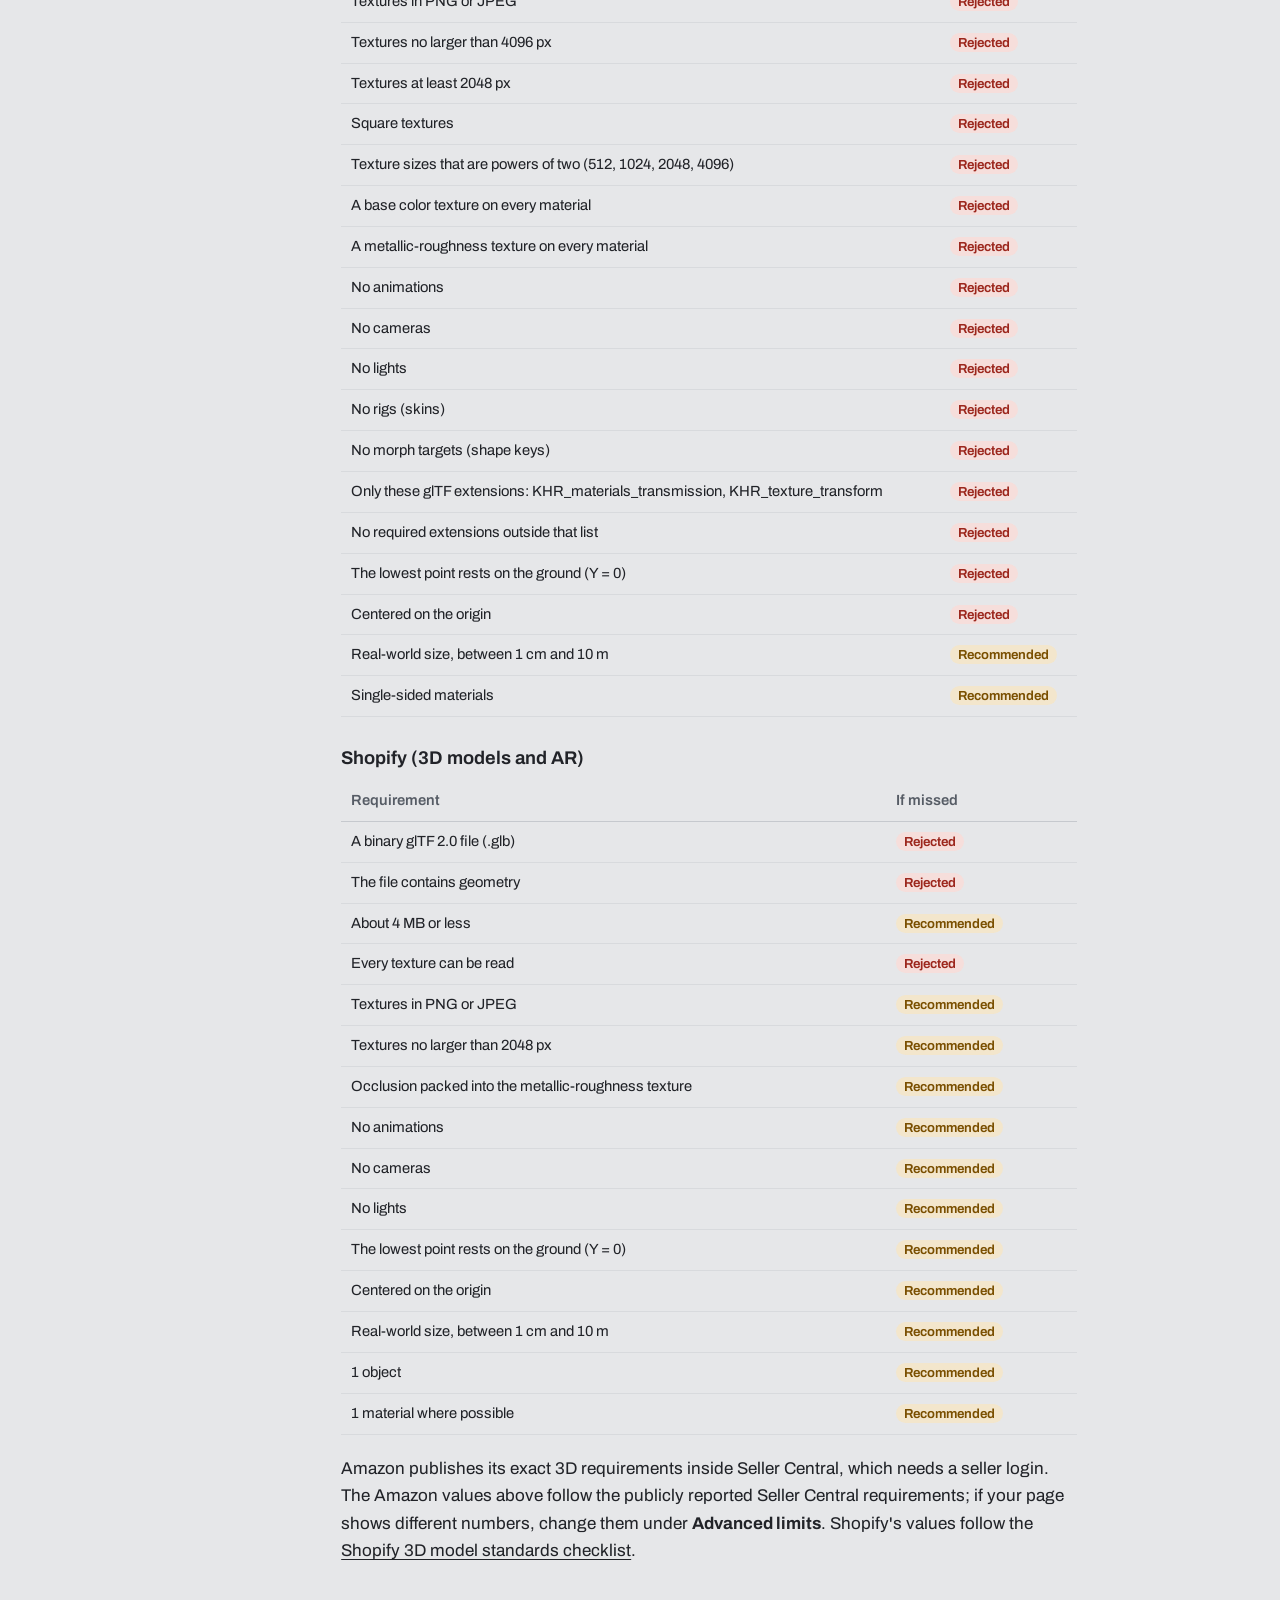
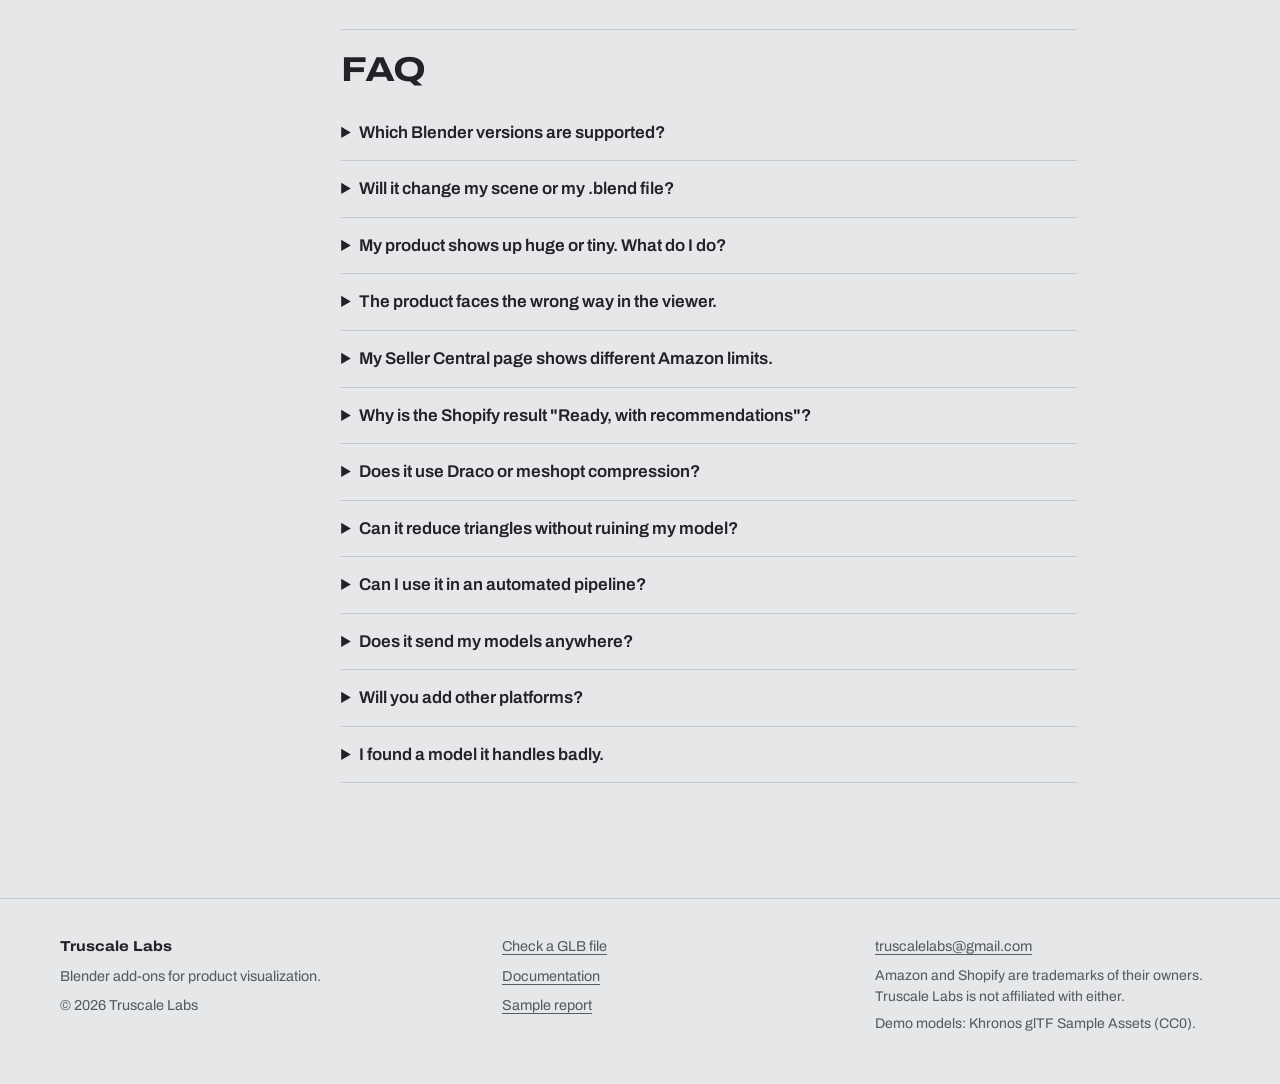
<file: commerce-ready-3d/docs/index.html>
<!doctype html>
<html lang="en">
<head>
<meta charset="utf-8">
<meta name="viewport" content="width=device-width, initial-scale=1">
<title>Commerce-Ready 3D documentation | Truscale Labs</title>
<meta name="description" content="How to install and use Commerce-Ready 3D, the Blender add-on that makes product models ready for Amazon and Shopify: panel options, batch mode, platform requirements and FAQ.">
<link rel="canonical" href="https://truscalelabs.github.io/commerce-ready-3d/docs/">
<meta property="og:type" content="website">
<meta property="og:site_name" content="Truscale Labs">
<meta property="og:title" content="Commerce-Ready 3D documentation | Truscale Labs">
<meta property="og:description" content="How to install and use Commerce-Ready 3D, the Blender add-on that makes product models ready for Amazon and Shopify: panel options, batch mode, platform requirements and FAQ.">
<meta property="og:url" content="https://truscalelabs.github.io/commerce-ready-3d/docs/">
<meta property="og:image" content="https://truscalelabs.github.io/assets/img/og.jpg">
<meta name="twitter:card" content="summary_large_image">
<meta name="theme-color" content="#e6e7e9">
<link rel="icon" href="/favicon.svg" type="image/svg+xml">
<link rel="preload" href="/assets/fonts/archivo-variable.woff2" as="font" type="font/woff2" crossorigin>
<link rel="stylesheet" href="/assets/css/site.css?v=202611012136">
</head>
<body>
<a class="skip" href="#main">Skip to content</a>
<header class="site-head">
  <div class="shell">
    <a class="brand" href="/" aria-label="Truscale Labs, home"><svg viewBox="0 0 32 32" aria-hidden="true"><rect width="32" height="32" rx="7" fill="#212328"/><rect x="5.5" y="19" width="21" height="5.5" rx="1.2" fill="#ffcc1f"/><path d="M8 19v-8M12 19v-4.5M16 19v-8M20 19v-4.5M24 19v-8" stroke="#fff" stroke-width="1.7" stroke-linecap="round"/></svg><span>Truscale Labs</span></a>
    <nav class="site-nav" aria-label="Main">
      <a href="/#check">Check a file</a>
      <a class="opt" href="/commerce-ready-3d/docs/" aria-current="page">Docs</a>
      <a href="mailto:truscalelabs@gmail.com">Contact</a>
    </nav>
  </div>
</header>
<main id="main" class="shell">
<div class="docs">
  <nav class="toc" aria-label="On this page"><p>On this page</p><ol><li><a href="#installation">Installation</a></li><li><a href="#quick-start">Quick start</a></li><li><a href="#panel-options">Panel options</a></li><li><a href="#buttons">Buttons</a></li><li><a href="#reading-the-result">Reading the result</a></li><li><a href="#batch-mode">Batch mode</a></li><li><a href="#checking-a-glb-without-blender">Checking a GLB without Blender</a></li><li><a href="#changing-platform-limits-for-a-whole-team">Changing platform limits for a whole team</a></li><li><a href="#platform-requirements">Platform requirements</a></li><li><a href="#faq">FAQ</a></li></ol></nav>
  <article class="prose">
    <h1>Commerce-Ready 3D documentation</h1>
    <p class="lead">Version 1.0.0, for Blender 4.2 and newer. To try the checks on a file first, use the <a href="/#check">free checker</a>.</p>
    <h2 id="installation">Installation</h2>
<ol>
<li>Download the ZIP file. Don't unpack it.</li>
<li>In Blender, open <strong>Edit &gt; Preferences &gt; Get Extensions</strong>.</li>
<li>Click the arrow in the top-right corner and choose <strong>Install from Disk</strong>, then pick the ZIP.</li>
<li>Open the 3D Viewport sidebar (press <strong>N</strong>) and click the <strong>Commerce Ready</strong> tab.</li>
</ol>
<p>Requires Blender 4.2 or newer. The add-on works offline and never connects to the internet.</p>
<h2 id="quick-start">Quick start</h2>
<ol>
<li>Open or import your product model.</li>
<li>In the <strong>Commerce Ready</strong> tab, choose the <strong>Platform</strong>: Amazon or Shopify.</li>
<li>Select the product's objects. Child objects are included automatically.</li>
<li>Press <strong>Check</strong> to see what fails without changing anything.</li>
<li>Set the options below if needed, then press <strong>Make Ready and Export</strong>.</li>
<li>Press <strong>Open Report</strong> to see the result, or <strong>Open Folder</strong> to find the GLB.</li>
</ol>
<h2 id="panel-options">Panel options</h2>
<p><strong>Platform.</strong> The rules to check and fix against.</p>
<p><strong>Objects.</strong> <em>Selected</em> uses the selected objects and their children. <em>All visible</em> uses every visible object in the scene.</p>
<p><strong>Product front.</strong> The Blender view in which you see the front of the product: Front, Back, Right or Left. The add-on turns the product so its front faces the shopper.</p>
<p><strong>Stand up.</strong> For models that lie on their side or back. Choose the rotation around X that makes the product upright: +90, -90 or 180 degrees. Press <strong>Check</strong> afterwards and look at the reported height.</p>
<p><strong>Built in.</strong> The unit the model was made in: meters, centimeters, millimeters, inches or feet. Marketplaces read GLB files in meters, so a bottle built in centimeters would otherwise show up 26 meters tall. If your scene's unit scale isn't 1, the panel shows a warning as a reminder.</p>
<p><strong>Real size.</strong> Instead of converting units, you can scale the product so that its height, width, depth or longest side equals a size you enter. Use this when you know the real product's dimensions.</p>
<p><strong>One object.</strong> Shopify recommends a single object, so <em>As recommended</em> joins parts for Shopify and keeps them separate for Amazon. <em>Join</em> and <em>Keep parts</em> override that.</p>
<p><strong>Output.</strong> The folder for the GLB and the reports. The default <code>//commerce_ready/</code> means a folder next to your .blend file. Save the .blend first, or choose an absolute folder.</p>
<p><strong>Advanced limits.</strong> Override the platform's triangle limit, largest and smallest texture size, and target file size. 0 keeps the platform default; -1 removes the limit.</p>
<h2 id="buttons">Buttons</h2>
<p><strong>Check</strong> exports a temporary copy of the selection and checks it, without fixing anything. Use it to see where a model stands.</p>
<p><strong>Make Ready and Export</strong> fixes the copy, exports the GLB, checks the finished file and writes the reports.</p>
<p>After either button, the panel shows the overall result, each check with its value, and the list of changes. <strong>Open Report</strong> opens the HTML report in your browser, and <strong>Open Folder</strong> opens the output folder.</p>
<h2 id="reading-the-result">Reading the result</h2>
<ul>
<li><strong>Ready</strong>: every requirement passes.</li>
<li><strong>Ready, with recommendations</strong>: the file will be accepted, but the platform recommends something more (for example one material per model on Shopify). The report says what.</li>
<li><strong>Not ready</strong>: at least one requirement fails, and the note explains what to change. This usually happens when something can't be fixed automatically, such as a texture that can't be read.</li>
</ul>
<p>The report also has a short <strong>Check by eye before upload</strong> list, for things software can't judge, such as whether the size matches the real product.</p>
<h2 id="batch-mode">Batch mode</h2>
<p>Run Blender from a terminal with the <code>-c commerce_ready</code> command:</p>
<pre><code>blender -c commerce_ready --platform amazon --output ready/ models/
blender -c commerce_ready -p shopify -o ready/ --unit cm --join yes models/
blender -c commerce_ready -p amazon -o checks/ --check-only models/
</code></pre>
<p>On Windows, use the full path to <code>blender.exe</code>, for example <code>"C:\Program Files\Blender Foundation\Blender 4.2\blender.exe" -c commerce_ready ...</code>.</p>
<table>
<thead>
<tr>
<th>Option</th>
<th>Meaning</th>
</tr>
</thead>
<tbody>
<tr>
<td><code>-p</code>, <code>--platform</code></td>
<td><code>amazon</code> or <code>shopify</code> (required)</td>
</tr>
<tr>
<td><code>-o</code>, <code>--output</code></td>
<td>output folder (required)</td>
</tr>
<tr>
<td><code>-r</code>, <code>--recursive</code></td>
<td>also search subfolders</td>
</tr>
<tr>
<td><code>--check-only</code></td>
<td>check files without fixing or exporting</td>
</tr>
<tr>
<td><code>--front</code></td>
<td><code>front</code>, <code>back</code>, <code>right</code> or <code>left</code>: the view showing the product's front</td>
</tr>
<tr>
<td><code>--up-fix</code></td>
<td><code>none</code>, <code>x90</code>, <code>x-90</code> or <code>x180</code>: stand up a lying model</td>
</tr>
<tr>
<td><code>--unit</code></td>
<td><code>m</code>, <code>cm</code>, <code>mm</code>, <code>in</code> or <code>ft</code>: the units the model was built in</td>
</tr>
<tr>
<td><code>--height</code>, <code>--width</code>, <code>--depth</code>, <code>--longest</code></td>
<td>scale so this dimension equals the given meters</td>
</tr>
<tr>
<td><code>--join</code></td>
<td><code>auto</code>, <code>yes</code> or <code>no</code></td>
</tr>
<tr>
<td><code>--max-triangles</code>, <code>--texture-max</code>, <code>--texture-min</code>, <code>--target-mb</code></td>
<td>override platform limits</td>
</tr>
<tr>
<td><code>--jpeg-quality</code></td>
<td>JPEG quality from 1 to 100 (default 90)</td>
</tr>
<tr>
<td><code>-q</code>, <code>--quiet</code></td>
<td>print only the final summary</td>
</tr>
</tbody>
</table>
<p>Supported input files: .glb, .gltf, .fbx, .obj, .stl, .ply, .usd, .usda, .usdc, .usdz and .blend.</p>
<p>The options apply to every file in the run, so put models that need different settings (for example, different units) in separate folders.</p>
<p>Each model gets <code>name_platform.glb</code>, <code>name_platform.html</code> and <code>name_platform.json</code>. The folder gets <code>summary.html</code> and <code>summary.json</code>.</p>
<p>Exit codes: <strong>0</strong> means every file is ready (recommendations are allowed), <strong>2</strong> means at least one file is not ready, and <strong>1</strong> means an error, such as a file that couldn't be opened.</p>
<h2 id="checking-a-glb-without-blender">Checking a GLB without Blender</h2>
<p>The checker is plain Python 3 with no dependencies, so it can run on a server or in CI. Unzip the add-on ZIP into a folder, then run from that folder:</p>
<pre><code>python glb_inspect.py model.glb --platform amazon
python glb_inspect.py model1.glb model2.glb --platform shopify --json
</code></pre>
<h2 id="changing-platform-limits-for-a-whole-team">Changing platform limits for a whole team</h2>
<p>Put the limits in a JSON file and point the <code>COMMERCE_READY_PROFILES</code> environment variable at it. The panel, batch mode and the checker all read it:</p>
<pre><code class="language-json">{&quot;amazon&quot;: {&quot;max_triangles&quot;: 100000, &quot;texture_max&quot;: 2048}}
</code></pre>
    <h2 id="platform-requirements">Platform requirements</h2>
    <p>What each profile checks. "Rejected" means the platform turns the file down; "Recommended" means it accepts the file but suggests the change.</p>
    <h3 id="req-amazon">Amazon (View in 3D, View in Your Room)</h3>
<table><thead><tr><th>Requirement</th><th>If missed</th></tr></thead><tbody>
<tr><td>A binary glTF 2.0 file (.glb)</td><td><span class="sev fail">Rejected</span></td></tr>
<tr><td>The file contains geometry</td><td><span class="sev fail">Rejected</span></td></tr>
<tr><td>Up to 200,000 triangles</td><td><span class="sev fail">Rejected</span></td></tr>
<tr><td>Every texture can be read</td><td><span class="sev fail">Rejected</span></td></tr>
<tr><td>Textures in PNG or JPEG</td><td><span class="sev fail">Rejected</span></td></tr>
<tr><td>Textures no larger than 4096 px</td><td><span class="sev fail">Rejected</span></td></tr>
<tr><td>Textures at least 2048 px</td><td><span class="sev fail">Rejected</span></td></tr>
<tr><td>Square textures</td><td><span class="sev fail">Rejected</span></td></tr>
<tr><td>Texture sizes that are powers of two (512, 1024, 2048, 4096)</td><td><span class="sev fail">Rejected</span></td></tr>
<tr><td>A base color texture on every material</td><td><span class="sev fail">Rejected</span></td></tr>
<tr><td>A metallic-roughness texture on every material</td><td><span class="sev fail">Rejected</span></td></tr>
<tr><td>No animations</td><td><span class="sev fail">Rejected</span></td></tr>
<tr><td>No cameras</td><td><span class="sev fail">Rejected</span></td></tr>
<tr><td>No lights</td><td><span class="sev fail">Rejected</span></td></tr>
<tr><td>No rigs (skins)</td><td><span class="sev fail">Rejected</span></td></tr>
<tr><td>No morph targets (shape keys)</td><td><span class="sev fail">Rejected</span></td></tr>
<tr><td>Only these glTF extensions: KHR_materials_transmission, KHR_texture_transform</td><td><span class="sev fail">Rejected</span></td></tr>
<tr><td>No required extensions outside that list</td><td><span class="sev fail">Rejected</span></td></tr>
<tr><td>The lowest point rests on the ground (Y = 0)</td><td><span class="sev fail">Rejected</span></td></tr>
<tr><td>Centered on the origin</td><td><span class="sev fail">Rejected</span></td></tr>
<tr><td>Real-world size, between 1 cm and 10 m</td><td><span class="sev warn">Recommended</span></td></tr>
<tr><td>Single-sided materials</td><td><span class="sev warn">Recommended</span></td></tr>
</tbody></table>
<h3 id="req-shopify">Shopify (3D models and AR)</h3>
<table><thead><tr><th>Requirement</th><th>If missed</th></tr></thead><tbody>
<tr><td>A binary glTF 2.0 file (.glb)</td><td><span class="sev fail">Rejected</span></td></tr>
<tr><td>The file contains geometry</td><td><span class="sev fail">Rejected</span></td></tr>
<tr><td>About 4 MB or less</td><td><span class="sev warn">Recommended</span></td></tr>
<tr><td>Every texture can be read</td><td><span class="sev fail">Rejected</span></td></tr>
<tr><td>Textures in PNG or JPEG</td><td><span class="sev warn">Recommended</span></td></tr>
<tr><td>Textures no larger than 2048 px</td><td><span class="sev warn">Recommended</span></td></tr>
<tr><td>Occlusion packed into the metallic-roughness texture</td><td><span class="sev warn">Recommended</span></td></tr>
<tr><td>No animations</td><td><span class="sev warn">Recommended</span></td></tr>
<tr><td>No cameras</td><td><span class="sev warn">Recommended</span></td></tr>
<tr><td>No lights</td><td><span class="sev warn">Recommended</span></td></tr>
<tr><td>The lowest point rests on the ground (Y = 0)</td><td><span class="sev warn">Recommended</span></td></tr>
<tr><td>Centered on the origin</td><td><span class="sev warn">Recommended</span></td></tr>
<tr><td>Real-world size, between 1 cm and 10 m</td><td><span class="sev warn">Recommended</span></td></tr>
<tr><td>1 object</td><td><span class="sev warn">Recommended</span></td></tr>
<tr><td>1 material where possible</td><td><span class="sev warn">Recommended</span></td></tr>
</tbody></table>
<p>Amazon publishes its exact 3D requirements inside Seller Central, which needs a seller login. The Amazon values above follow the publicly reported Seller Central requirements; if your page shows different numbers, change them under <b>Advanced limits</b>. Shopify's values follow the <a href="https://help.shopify.com/partners/resources/creating-3d-models/3d-model-standards-checklist">Shopify 3D model standards checklist</a>.</p>
    <h2 id="faq">FAQ</h2>
        <details><summary>Which Blender versions are supported?</summary><div><p>4.2 and newer. It is tested on 4.2, 4.5, 5.0 and 5.2. It uses the extension system introduced in 4.2, so it doesn't install in 4.1 or older.</p></div></details>
    <details><summary>Will it change my scene or my .blend file?</summary><div><p>No. It works on a copy in a temporary scene and removes everything it created when it's done. Your objects, materials and images stay as they were.</p></div></details>
    <details><summary>My product shows up huge or tiny. What do I do?</summary><div><p>Set <strong>Built in</strong> to the units the model was made in, or use <strong>Real size</strong> and enter the product's real height. The report shows the final size in centimeters and inches so you can compare it with the real item.</p></div></details>
    <details><summary>The product faces the wrong way in the viewer.</summary><div><p>Set <strong>Product front</strong> to the Blender view in which you see the front of the product. For a model lying on its back, use <strong>Stand up</strong>.</p></div></details>
    <details><summary>My Seller Central page shows different Amazon limits.</summary><div><p>Change them under <strong>Advanced limits</strong>, or with <code>--max-triangles</code>, <code>--texture-max</code> and <code>--texture-min</code> in batch mode. To set them once for everyone, use a <code>COMMERCE_READY_PROFILES</code> file (see Documentation).</p></div></details>
    <details><summary>Why is the Shopify result &quot;Ready, with recommendations&quot;?</summary><div><p>Shopify accepts the file, but its checklist recommends more, for example one material per model, or occlusion packed into the metallic-roughness texture. The report names each recommendation. They don't block the upload.</p></div></details>
    <details><summary>Does it use Draco or meshopt compression?</summary><div><p>No. Files stay standard glTF so every viewer accepts them. File size is reduced through texture size, JPEG conversion and triangle count instead.</p></div></details>
    <details><summary>Can it reduce triangles without ruining my model?</summary><div><p>It uses Blender's Decimate modifier and only reduces as much as the limit requires. For hero products where every edge matters, a hand-made low-poly version will look better. The add-on tells you when it reduced triangles and by how much.</p></div></details>
    <details><summary>Can I use it in an automated pipeline?</summary><div><p>Yes. Batch mode runs without the interface, returns exit codes and writes a JSON report for each model plus a summary. The standalone checker needs only Python.</p></div></details>
    <details><summary>Does it send my models anywhere?</summary><div><p>No. It works fully offline. The only permission it asks Blender for is file access, to read your models and write the results.</p></div></details>
    <details><summary>Will you add other platforms?</summary><div><p>Version 1.0 covers Amazon and Shopify. Tell us which platform you need in the product's ratings or messages. That decides what comes next.</p></div></details>
    <details><summary>I found a model it handles badly.</summary><div><p>Send us the HTML report and, if you can, the model. The report includes the Blender version, the platform profile and every step taken, which is usually enough to reproduce the problem.</p></div></details>
  </article>
</div>
</main>
<footer class="site-foot">
  <div class="shell">
    <div><p><strong>Truscale Labs</strong></p><p>Blender add-ons for product visualization.</p><p>&copy; 2026 Truscale Labs</p></div>
    <div><p><a href="/#check">Check a GLB file</a></p><p><a href="/commerce-ready-3d/docs/">Documentation</a></p><p><a href="/commerce-ready-3d/sample-report.html">Sample report</a></p></div>
    <div><p><a href="mailto:truscalelabs@gmail.com">truscalelabs@gmail.com</a></p><p class="small">Amazon and Shopify are trademarks of their owners. Truscale Labs is not affiliated with either.</p><p class="small">Demo models: Khronos glTF Sample Assets (CC0).</p></div>
  </div>
</footer>
</body>
</html>
</file>
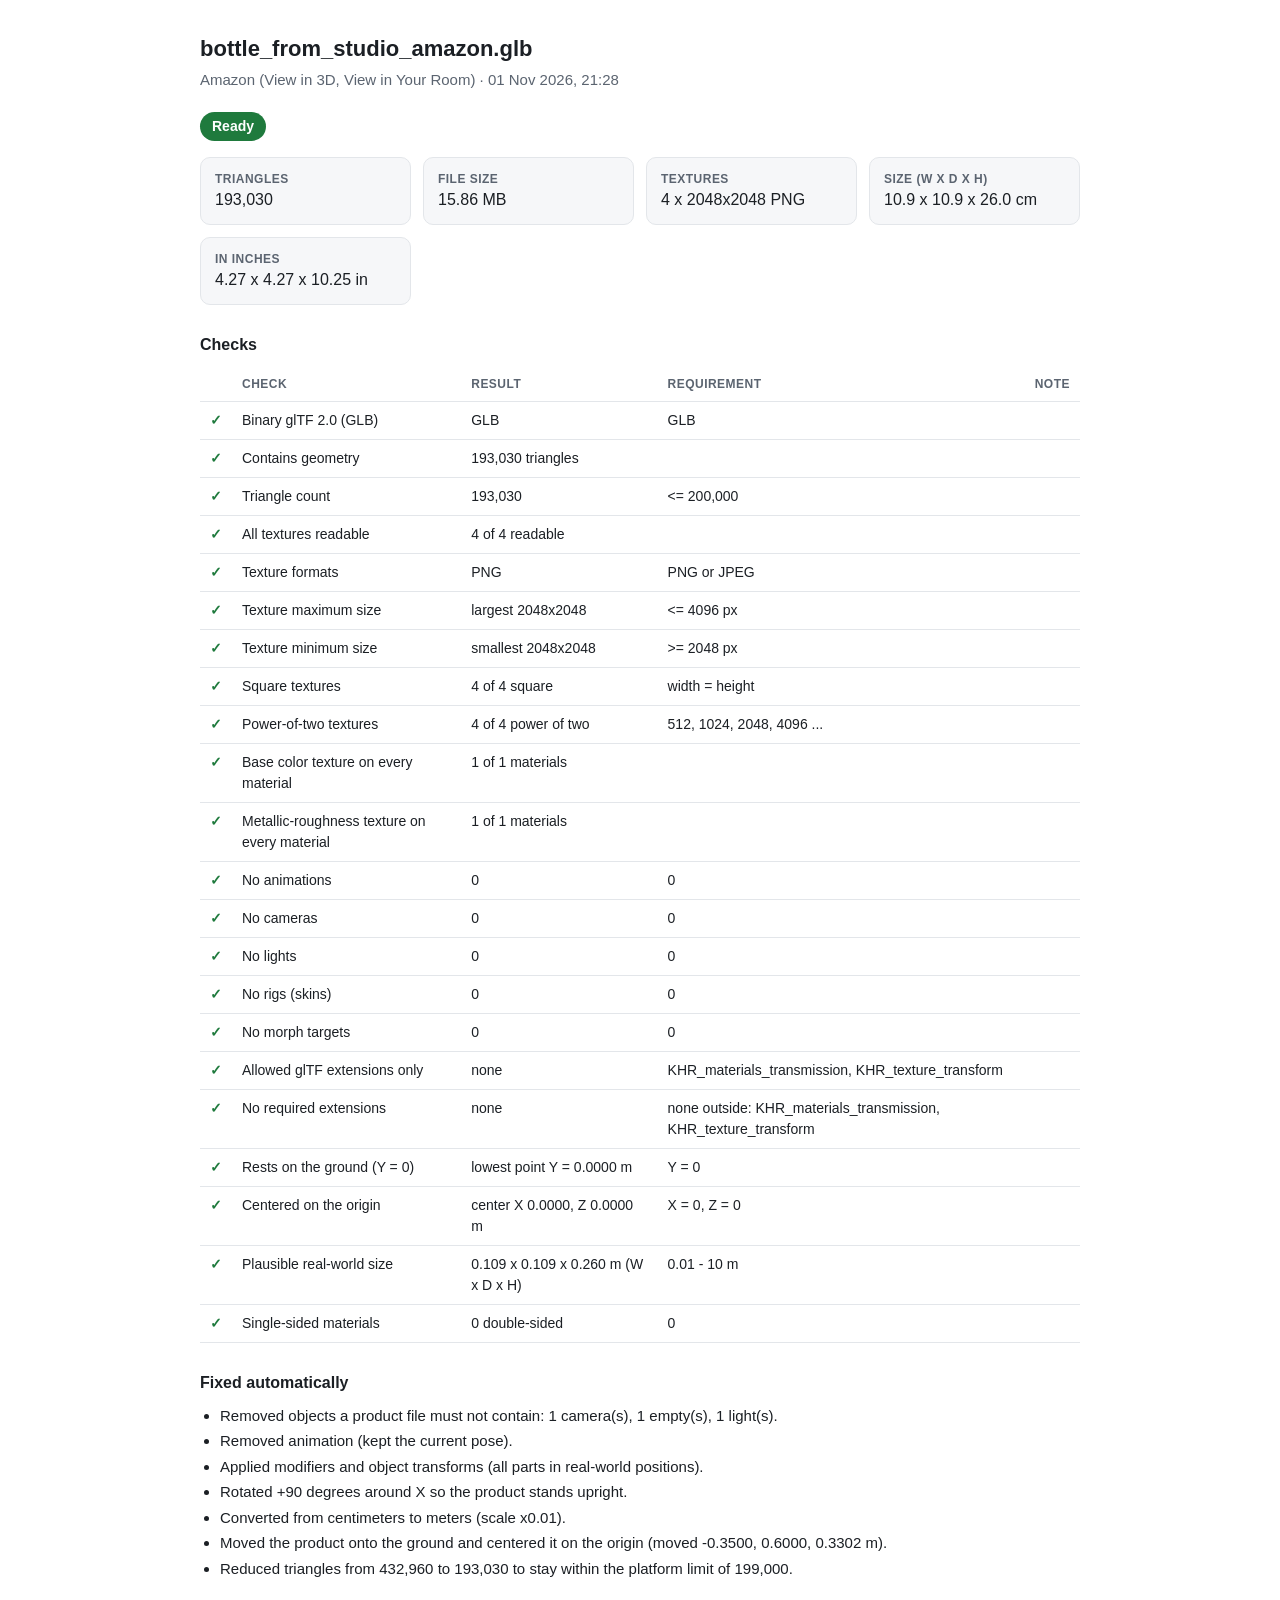
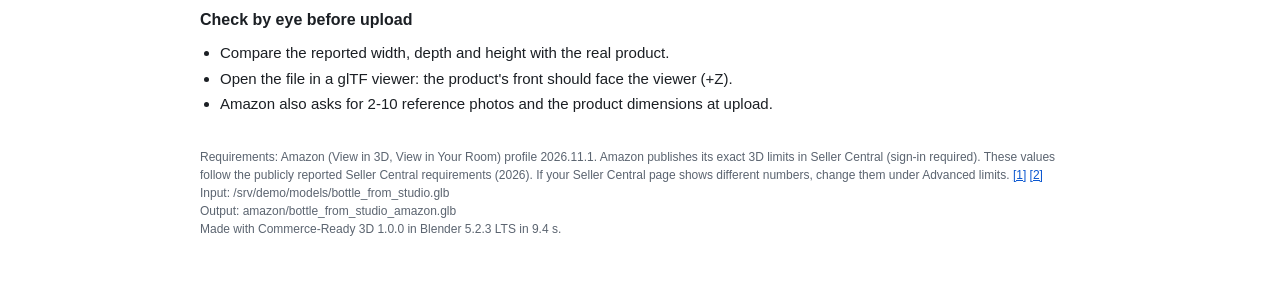
<file: commerce-ready-3d/sample-report.html>
<!doctype html><html lang='en'><head><meta charset='utf-8'><meta name='viewport' content='width=device-width,initial-scale=1'><title>bottle_from_studio_amazon.glb - Ready</title><style>
:root{--ink:#1b1f24;--muted:#5b6470;--line:#e3e6ea;--bg:#ffffff;--soft:#f6f7f9}
*{box-sizing:border-box}body{margin:0;background:var(--bg);color:var(--ink);
font:15px/1.5 -apple-system,BlinkMacSystemFont,"Segoe UI",Roboto,Helvetica,Arial,sans-serif}
main{max-width:920px;margin:0 auto;padding:32px 20px 48px}
h1{font-size:22px;margin:0 0 4px}h2{font-size:16px;margin:28px 0 10px}
.sub{color:var(--muted);margin:0 0 20px}
.badge{display:inline-block;padding:4px 12px;border-radius:999px;color:#fff;font-weight:600;font-size:14px}
.grid{display:grid;grid-template-columns:repeat(auto-fit,minmax(200px,1fr));gap:12px;margin-top:16px}
.card{background:var(--soft);border:1px solid var(--line);border-radius:10px;padding:12px 14px}
.card b{display:block;font-size:12px;color:var(--muted);font-weight:600;text-transform:uppercase;letter-spacing:.04em}
.card span{font-size:16px}
table{width:100%;border-collapse:collapse;font-size:14px}
th,td{text-align:left;padding:8px 10px;border-bottom:1px solid var(--line);vertical-align:top}
th{font-size:12px;color:var(--muted);text-transform:uppercase;letter-spacing:.04em}
.mark{font-weight:700;width:28px;text-align:center}
.pass{color:#1f7a3d}.warn{color:#9a6700}.fail{color:#b42318}
ul{margin:0;padding-left:20px}li{margin:3px 0}
.foot{margin-top:32px;color:var(--muted);font-size:12px}
.wrap{overflow-x:auto}
a{color:#0b57d0}
</style></head><body><main><h1>bottle_from_studio_amazon.glb</h1><p class='sub'>Amazon (View in 3D, View in Your Room) &middot; 01 Nov 2026, 21:28</p><span class='badge' style='background:#1f7a3d'>Ready</span><div class='grid'><div class='card'><b>Triangles</b><span>193,030</span></div><div class='card'><b>File size</b><span>15.86 MB</span></div><div class='card'><b>Textures</b><span>4 x 2048x2048 PNG</span></div><div class='card'><b>Size (W x D x H)</b><span>10.9 x 10.9 x 26.0 cm</span></div><div class='card'><b>In inches</b><span>4.27 x 4.27 x 10.25 in</span></div></div><h2>Checks</h2><div class='wrap'><table><tr><th></th><th>Check</th><th>Result</th><th>Requirement</th><th>Note</th></tr><tr><td class='mark pass'>&#10003;</td><td>Binary glTF 2.0 (GLB)</td><td>GLB</td><td>GLB</td><td></td></tr><tr><td class='mark pass'>&#10003;</td><td>Contains geometry</td><td>193,030 triangles</td><td></td><td></td></tr><tr><td class='mark pass'>&#10003;</td><td>Triangle count</td><td>193,030</td><td>&lt;= 200,000</td><td></td></tr><tr><td class='mark pass'>&#10003;</td><td>All textures readable</td><td>4 of 4 readable</td><td></td><td></td></tr><tr><td class='mark pass'>&#10003;</td><td>Texture formats</td><td>PNG</td><td>PNG or JPEG</td><td></td></tr><tr><td class='mark pass'>&#10003;</td><td>Texture maximum size</td><td>largest 2048x2048</td><td>&lt;= 4096 px</td><td></td></tr><tr><td class='mark pass'>&#10003;</td><td>Texture minimum size</td><td>smallest 2048x2048</td><td>&gt;= 2048 px</td><td></td></tr><tr><td class='mark pass'>&#10003;</td><td>Square textures</td><td>4 of 4 square</td><td>width = height</td><td></td></tr><tr><td class='mark pass'>&#10003;</td><td>Power-of-two textures</td><td>4 of 4 power of two</td><td>512, 1024, 2048, 4096 ...</td><td></td></tr><tr><td class='mark pass'>&#10003;</td><td>Base color texture on every material</td><td>1 of 1 materials</td><td></td><td></td></tr><tr><td class='mark pass'>&#10003;</td><td>Metallic-roughness texture on every material</td><td>1 of 1 materials</td><td></td><td></td></tr><tr><td class='mark pass'>&#10003;</td><td>No animations</td><td>0</td><td>0</td><td></td></tr><tr><td class='mark pass'>&#10003;</td><td>No cameras</td><td>0</td><td>0</td><td></td></tr><tr><td class='mark pass'>&#10003;</td><td>No lights</td><td>0</td><td>0</td><td></td></tr><tr><td class='mark pass'>&#10003;</td><td>No rigs (skins)</td><td>0</td><td>0</td><td></td></tr><tr><td class='mark pass'>&#10003;</td><td>No morph targets</td><td>0</td><td>0</td><td></td></tr><tr><td class='mark pass'>&#10003;</td><td>Allowed glTF extensions only</td><td>none</td><td>KHR_materials_transmission, KHR_texture_transform</td><td></td></tr><tr><td class='mark pass'>&#10003;</td><td>No required extensions</td><td>none</td><td>none outside: KHR_materials_transmission, KHR_texture_transform</td><td></td></tr><tr><td class='mark pass'>&#10003;</td><td>Rests on the ground (Y = 0)</td><td>lowest point Y = 0.0000 m</td><td>Y = 0</td><td></td></tr><tr><td class='mark pass'>&#10003;</td><td>Centered on the origin</td><td>center X 0.0000, Z 0.0000 m</td><td>X = 0, Z = 0</td><td></td></tr><tr><td class='mark pass'>&#10003;</td><td>Plausible real-world size</td><td>0.109 x 0.109 x 0.260 m (W x D x H)</td><td>0.01 - 10 m</td><td></td></tr><tr><td class='mark pass'>&#10003;</td><td>Single-sided materials</td><td>0 double-sided</td><td>0</td><td></td></tr></table></div><h2>Fixed automatically</h2><ul><li>Removed objects a product file must not contain: 1 camera(s), 1 empty(s), 1 light(s).</li><li>Removed animation (kept the current pose).</li><li>Applied modifiers and object transforms (all parts in real-world positions).</li><li>Rotated +90 degrees around X so the product stands upright.</li><li>Converted from centimeters to meters (scale x0.01).</li><li>Moved the product onto the ground and centered it on the origin (moved -0.3500, 0.6000, 0.3302 m).</li><li>Reduced triangles from 432,960 to 193,030 to stay within the platform limit of 199,000.</li></ul><h2>Check by eye before upload</h2><ul><li>Compare the reported width, depth and height with the real product.</li><li>Open the file in a glTF viewer: the product&#x27;s front should face the viewer (+Z).</li><li>Amazon also asks for 2-10 reference photos and the product dimensions at upload.</li></ul><p class='foot'>Requirements: Amazon (View in 3D, View in Your Room) profile 2026.11.1. Amazon publishes its exact 3D limits in Seller Central (sign-in required). These values follow the publicly reported Seller Central requirements (2026). If your Seller Central page shows different numbers, change them under Advanced limits. <a href='https://www.maverickframe.com/blog/3d-model-requirements-amazon-wayfair-shopify/'>[1]</a> <a href='https://discourse.threejs.org/t/modelready-check-a-glb-against-amazons-and-shopifys-published-3d-requirements-in-the-browser/94516'>[2]</a><br>Input: /srv/demo/models/bottle_from_studio.glb<br>Output: amazon/bottle_from_studio_amazon.glb<br>Made with Commerce-Ready 3D 1.0.0 in Blender 5.2.3 LTS in 9.4 s.</p></main></body></html>
</file>
<file: assets/css/site.css>
/* Truscale Labs */

@font-face {
  font-family: "Archivo";
  src: url("../fonts/archivo-variable.woff2") format("woff2-variations"), url("../fonts/archivo-variable.woff2") format("woff2");
  font-weight: 100 900;
  font-stretch: 62% 125%;
  font-style: normal;
  font-display: swap;
}
@font-face {
  font-family: "JetBrains Mono";
  src: url("../fonts/jetbrains-mono-400.woff2") format("woff2");
  font-weight: 400;
  font-style: normal;
  font-display: swap;
}

:root {
  --cyc: #e6e7e9;       /* studio backdrop grey: the page */
  --sheet: #f4f5f6;     /* raised surfaces */
  --paper: #ffffff;
  --graphite: #212328;  /* text and primary actions */
  --steel: #565c65;     /* secondary text */
  --rule: #c6c9ce;      /* lines */
  --rule-soft: #d8dadd;
  --tape: #ffcc1f;      /* tape-measure yellow: measurements and focus only */
  --pass: #1b7849;
  --fail: #bf3328;
  --warn: #946000;
  --term: #1d2025;

  --shell: 1240px;
  --gutter: clamp(16px, 4vw, 40px);
  --r-stage: 20px;
  --r-panel: 14px;
  --r-control: 8px;
  --r-tag: 3px;
}

*,
*::before,
*::after { box-sizing: border-box; }

html { -webkit-text-size-adjust: 100%; text-size-adjust: 100%; scroll-behavior: smooth; }

body {
  margin: 0;
  background: var(--cyc);
  color: var(--graphite);
  font-family: "Archivo", system-ui, -apple-system, "Segoe UI", sans-serif;
  font-stretch: 100%;
  font-weight: 420;
  font-size: 17px;
  line-height: 1.62;
  font-feature-settings: "kern" 1;
  -webkit-font-smoothing: antialiased;
}

img, svg, iframe { display: block; max-width: 100%; }
a { color: inherit; text-decoration-thickness: 1px; text-underline-offset: 3px; }
a:hover { text-decoration-thickness: 2px; }
button { font: inherit; color: inherit; }
code, pre, kbd { font-family: "JetBrains Mono", ui-monospace, SFMono-Regular, Menlo, Consolas, monospace; }

:focus-visible { outline: 3px solid var(--tape); outline-offset: 2px; border-radius: 4px; }

.shell { max-width: var(--shell); margin-inline: auto; padding-inline: var(--gutter); }
.visually-hidden { position: absolute; width: 1px; height: 1px; margin: -1px; padding: 0; overflow: hidden; clip: rect(0 0 0 0); white-space: nowrap; border: 0; }
.skip { position: absolute; left: 12px; top: -60px; background: var(--graphite); color: #fff; padding: 10px 14px; border-radius: var(--r-control); z-index: 10; }
.skip:focus { top: 12px; }

/* Type */

.display {
  font-stretch: 125%;
  font-weight: 790;
  font-size: clamp(2.35rem, 1rem + 4.3vw, 4.7rem);
  line-height: 0.96;
  letter-spacing: -0.018em;
  margin: 0;
  max-width: 14.5em;
  text-wrap: balance;
}
h2 {
  font-stretch: 118%;
  font-weight: 740;
  font-size: clamp(1.85rem, 1.2rem + 2.2vw, 3rem);
  line-height: 1.02;
  letter-spacing: -0.012em;
  margin: 0 0 18px;
  text-wrap: balance;
}
h3 { font-stretch: 100%; font-weight: 660; font-size: 1.125rem; line-height: 1.3; margin: 0 0 6px; }
p { margin: 0 0 1em; }
.lead { font-size: clamp(1.06rem, 1rem + 0.35vw, 1.25rem); line-height: 1.55; color: var(--steel); max-width: 38em; }
.muted { color: var(--steel); }
.small { font-size: 0.875rem; line-height: 1.5; }
.num { font-variant-numeric: tabular-nums; }

/* Header and footer */

.site-head .shell { display: flex; align-items: center; justify-content: space-between; gap: 20px; min-height: 68px; }
.brand { display: inline-flex; align-items: center; gap: 10px; text-decoration: none; font-stretch: 112%; font-weight: 760; font-size: 1.05rem; letter-spacing: -0.005em; }
.brand svg { width: 26px; height: 26px; flex: none; }
.site-nav { display: flex; gap: clamp(14px, 2.4vw, 28px); font-size: 0.95rem; }
.site-nav a { text-decoration: none; color: var(--steel); padding: 6px 0; }
.site-nav a:hover, .site-nav a[aria-current="page"] { color: var(--graphite); }

.site-foot { border-top: 1px solid var(--rule); margin-top: clamp(64px, 9vw, 120px); padding: 36px 0 44px; font-size: 0.9rem; color: var(--steel); }
.site-foot .shell { display: grid; grid-template-columns: 1.2fr 1fr 1fr; gap: 28px; }
.site-foot strong { color: var(--graphite); font-stretch: 112%; font-weight: 740; }
.site-foot p { margin: 0 0 6px; }

/* Buttons and controls */

.actions { display: flex; flex-wrap: wrap; align-items: center; gap: 12px 20px; margin-top: 28px; }
.btn {
  display: inline-flex; align-items: center; justify-content: center; gap: 8px;
  min-height: 48px; padding: 0 22px; border-radius: var(--r-control); border: 1.5px solid var(--graphite);
  background: var(--graphite); color: #fff; font-weight: 640; font-stretch: 104%; text-decoration: none; cursor: pointer;
}
.btn:hover { background: #33363d; border-color: #33363d; text-decoration: none; }
.btn.quiet { background: transparent; color: var(--graphite); border-color: var(--rule); }
.btn.quiet:hover { border-color: var(--graphite); }
.btn.small { min-height: 38px; padding: 0 14px; font-size: 0.92rem; }
.status-note { font-size: 0.95rem; color: var(--steel); }

.seg { display: inline-flex; padding: 3px; border-radius: 10px; background: var(--rule-soft); gap: 2px; }
.seg button {
  border: 0; background: transparent; padding: 7px 14px; border-radius: 7px; cursor: pointer;
  font-weight: 600; font-size: 0.93rem; color: var(--steel); min-height: 36px;
}
.seg button[aria-pressed="true"] { background: var(--paper); color: var(--graphite); box-shadow: 0 1px 2px rgba(33, 35, 40, 0.16); }

/* Hero */

.hero { padding-top: clamp(28px, 5vw, 64px); }
.hero-text { display: grid; grid-template-columns: minmax(0, 1fr) auto; gap: 24px 48px; align-items: end; margin-top: clamp(20px, 3vw, 32px); }
.hero-text .lead { margin: 0; }
.hero-text .actions { margin-top: 0; justify-content: flex-end; }

.stage {
  position: relative; margin-top: clamp(28px, 4vw, 44px);
  background: var(--sheet); border-radius: var(--r-stage); overflow: hidden;
}
.stage model-viewer {
  display: block; width: 100%; height: clamp(400px, 50vw, 620px);
  background-color: transparent; --poster-color: transparent;
  --progress-bar-color: var(--graphite); --progress-bar-height: 2px;
}
.stage-bar {
  position: absolute; inset: auto 0 0 0; display: flex; align-items: center; justify-content: space-between;
  gap: 12px; padding: 14px clamp(14px, 2vw, 22px); pointer-events: none;
}
.stage-bar > * { pointer-events: auto; }
.stage-hint { font-size: 0.9rem; color: var(--steel); }
.ar-btn {
  border: 1.5px solid var(--graphite); background: var(--paper); color: var(--graphite); border-radius: var(--r-control);
  min-height: 40px; padding: 0 14px; font-weight: 640; cursor: pointer;
}
model-viewer .ar-btn { position: absolute; right: clamp(14px, 2vw, 22px); bottom: 14px; }

/* Dimension lines over the model */
.dims { position: absolute; inset: 0; width: 100%; height: 100%; pointer-events: none; overflow: visible; }
.dims line { stroke: var(--graphite); stroke-width: 1.25; }
.dims line.hide { display: none; }
.dims.drawing line { stroke-dasharray: var(--len, 400); stroke-dashoffset: var(--len, 400); animation: draw 700ms cubic-bezier(.2, .7, .2, 1) forwards; }
.dims.drawing line:nth-of-type(2) { animation-delay: 120ms; }
.dims.drawing line:nth-of-type(3) { animation-delay: 240ms; }
.dims.drawing line:nth-of-type(4) { animation-delay: 360ms; }
.dims.drawing line:nth-of-type(5) { animation-delay: 480ms; }
@keyframes draw { to { stroke-dashoffset: 0; } }

.dot { display: none; }
.dim {
  background: var(--tape); color: var(--graphite); border: 0; border-radius: var(--r-tag);
  font-stretch: 78%; font-weight: 660; font-size: 0.95rem; line-height: 1; padding: 6px 8px 5px;
  font-variant-numeric: tabular-nums; white-space: nowrap; box-shadow: 0 1px 0 rgba(33, 35, 40, 0.28);
  pointer-events: none; opacity: 0; transition: opacity 260ms ease 520ms;
}
.dim::before { content: attr(data-axis); font-weight: 500; margin-right: 5px; opacity: 0.72; }
.measured .dim { opacity: 1; }
.dim.hide { visibility: hidden; }

.stage-facts {
  display: flex; flex-wrap: wrap; gap: 8px 28px; margin: 16px 0 0; padding: 0; list-style: none;
  font-size: 0.93rem; color: var(--steel);
}
.stage-facts b { color: var(--graphite); font-weight: 620; }
.ar-note { margin: 14px 0 0; padding: 12px 16px; border-radius: 10px; background: #f3e6cc; color: #5c3c00; font-size: 0.93rem; max-width: 46rem; }
.ar-note[hidden] { display: none; }
.units { position: absolute; left: clamp(14px, 2vw, 22px); top: clamp(14px, 2vw, 20px); z-index: 2; }

/* Sections */

.section { padding-top: clamp(72px, 10vw, 136px); }
.section-head { max-width: 46rem; margin-bottom: clamp(24px, 3vw, 36px); }
.section-head p { color: var(--steel); }

/* Before and after */

.compare { display: grid; grid-template-columns: minmax(0, 1.25fr) minmax(0, 1fr); gap: clamp(20px, 3vw, 40px); align-items: start; }
.compare-figure { margin: 0; background: var(--sheet); border-radius: var(--r-panel); overflow: hidden; position: sticky; top: 24px; aspect-ratio: 1120 / 1040; }
.compare-figure img { position: absolute; inset: 0; width: 100%; height: 100%; object-fit: cover; transition: opacity 320ms ease; }
.compare-figure img.off { opacity: 0; }
.compare-figure figcaption { position: absolute; left: 14px; top: 14px; }
.compare-controls { display: flex; flex-wrap: wrap; align-items: center; justify-content: space-between; gap: 12px; margin-bottom: 14px; }
.verdict { display: inline-flex; align-items: center; gap: 8px; font-weight: 640; font-size: 0.95rem; padding: 6px 12px; border-radius: 999px; }
.verdict.fail { background: #f6dedb; color: #9c271d; }
.verdict.warn { background: #f3e6cc; color: #7a4f00; }
.verdict.pass { background: #d9ecdf; color: var(--pass); }

.checks { list-style: none; margin: 0; padding: 0; border-top: 1px solid var(--rule); }
.checks li {
  display: grid; grid-template-columns: 22px minmax(0, 1fr) auto; gap: 4px 12px; align-items: baseline;
  padding: 9px 0; border-bottom: 1px solid var(--rule-soft); font-size: 0.94rem; line-height: 1.4;
}
.checks .val { color: var(--steel); text-align: right; font-variant-numeric: tabular-nums; font-size: 0.88rem; max-width: 18em; overflow-wrap: anywhere; }
.checks .msg { grid-column: 2 / -1; color: var(--steel); font-size: 0.86rem; }
.checks li.changed .val { color: var(--graphite); }
.checks li.flash { animation: flash 900ms ease; }
@keyframes flash { from { background: rgba(255, 204, 31, 0.45); } to { background: transparent; } }

.mark { width: 18px; height: 18px; border-radius: 50%; display: inline-grid; place-items: center; transform: translateY(3px); }
.mark svg { width: 12px; height: 12px; }
.mark.pass { background: var(--pass); }
.mark.fail { background: var(--fail); }
.mark.warn { background: var(--warn); }
.compare-note { margin-top: 14px; font-size: 0.88rem; color: var(--steel); }
.same { margin-top: 4px; font-size: 0.94rem; }
.same summary { cursor: pointer; padding: 10px 0; color: var(--steel); font-weight: 600; }
.same .checks { border-top: 0; }

/* Checker */

.checker { background: var(--sheet); border-radius: var(--r-stage); padding: clamp(18px, 3vw, 36px); }
.checker-top { display: flex; flex-wrap: wrap; align-items: center; justify-content: space-between; gap: 14px; margin-bottom: 18px; }
.checker-top p { margin: 0; color: var(--steel); font-size: 0.95rem; }
.drop {
  position: relative; border: 1.5px dashed var(--rule); border-radius: var(--r-panel); background: var(--paper);
  padding: clamp(28px, 5vw, 56px) 20px; text-align: center; transition: border-color 160ms, background-color 160ms;
}
.drop.over { border-color: var(--graphite); border-style: solid; background: #fffbea; }
.drop p { margin: 0; }
.drop .big { font-stretch: 112%; font-weight: 700; font-size: clamp(1.2rem, 1rem + 0.8vw, 1.6rem); margin-bottom: 14px; }
.drop .alt { margin-top: 18px; color: var(--steel); font-size: 0.95rem; }
.linklike { border: 0; background: none; padding: 0; text-decoration: underline; text-underline-offset: 3px; cursor: pointer; font-weight: 600; color: var(--graphite); }
.drop input[type="file"] { position: absolute; width: 1px; height: 1px; opacity: 0; pointer-events: none; }

.result { margin-top: 26px; }
.result[hidden] { display: none; }
.result-head { display: flex; flex-wrap: wrap; align-items: center; gap: 10px 16px; margin-bottom: 18px; }
.result-head h3 { margin: 0; font-size: 1.25rem; overflow-wrap: anywhere; }
.facts { display: grid; grid-template-columns: repeat(4, minmax(0, 1fr)); gap: 1px; background: var(--rule-soft); border: 1px solid var(--rule-soft); border-radius: 12px; overflow: hidden; margin-bottom: 22px; }
.facts div { background: var(--paper); padding: 12px 14px; }
.facts dt { font-size: 0.82rem; color: var(--steel); }
.facts dd { margin: 2px 0 0; font-weight: 600; font-variant-numeric: tabular-nums; overflow-wrap: anywhere; }

.remedy { display: grid; grid-template-columns: repeat(3, minmax(0, 1fr)); gap: 12px; margin-bottom: 22px; }
.remedy div { border-top: 3px solid var(--rule); padding-top: 10px; }
.remedy .auto { border-color: var(--pass); }
.remedy .setting { border-color: var(--tape); }
.remedy .manual { border-color: var(--steel); }
.remedy b { display: block; font-stretch: 112%; font-weight: 760; font-size: 1.6rem; line-height: 1.1; font-variant-numeric: tabular-nums; }
.remedy span { font-size: 0.9rem; color: var(--steel); }

.rtable { width: 100%; border-collapse: collapse; font-size: 0.93rem; }
.rtable th { text-align: left; font-weight: 600; font-size: 0.82rem; color: var(--steel); padding: 8px 10px; border-bottom: 1px solid var(--rule); }
.rtable td { padding: 10px; border-bottom: 1px solid var(--rule-soft); vertical-align: top; }
.rtable td:first-child { width: 30px; padding-right: 0; }
.rtable .how { font-size: 0.85rem; white-space: nowrap; }
.how.auto { color: var(--pass); }
.how.setting { color: #7a5a00; }
.how.partial { color: var(--warn); }
.how.manual { color: var(--steel); }
.rtable .sub { display: block; color: var(--steel); font-size: 0.85rem; margin-top: 2px; overflow-wrap: anywhere; }
.passed { margin-top: 16px; }
.passed summary { cursor: pointer; font-weight: 600; padding: 6px 0; }
.result-error { background: #f6dedb; color: #6d1d16; border-radius: 12px; padding: 16px 18px; margin-top: 22px; }
.result-error[hidden] { display: none; }
.checker-foot { margin-top: 18px; font-size: 0.86rem; color: var(--steel); }

/* What it fixes */

.fixes { display: grid; grid-template-columns: repeat(3, minmax(0, 1fr)); gap: 0 clamp(20px, 3vw, 44px); margin: 0; }
.fixes div { border-top: 1px solid var(--rule); padding: 18px 0 26px; }
.fixes dt { font-stretch: 108%; font-weight: 700; font-size: 1.08rem; margin-bottom: 6px; }
.fixes dd { margin: 0; color: var(--steel); font-size: 0.97rem; }

/* Batch */

.batch { display: grid; grid-template-columns: minmax(0, 1.25fr) minmax(0, 1fr); gap: clamp(20px, 3vw, 40px); align-items: start; }
.term { background: var(--term); color: #d3d7dd; border-radius: var(--r-panel); padding: 18px 20px; overflow-x: auto; font-size: 0.82rem; line-height: 1.75; margin: 0; font-variant-ligatures: none; }
.term .cmd { color: #fff; }
.term .p { color: #8ad9a7; }
.term .ok { color: #7fd69f; font-weight: 700; }
.term .w { color: #f0c36a; font-weight: 700; }
.sizes { width: 100%; border-collapse: collapse; font-size: 0.93rem; }
.sizes th { text-align: left; font-weight: 600; font-size: 0.82rem; color: var(--steel); padding: 8px 8px; border-bottom: 1px solid var(--rule); }
.sizes td { padding: 9px 8px; border-bottom: 1px solid var(--rule-soft); font-variant-numeric: tabular-nums; }
.sizes td:first-child { overflow-wrap: anywhere; }
.sizes .to { font-weight: 640; }
.batch-note { font-size: 0.88rem; color: var(--steel); margin-top: 12px; }

/* Report */

.report { display: grid; grid-template-columns: minmax(0, 0.8fr) minmax(0, 1.2fr); gap: clamp(20px, 3vw, 48px); align-items: start; }
.report ul { padding-left: 1.1em; color: var(--steel); }
.report li { margin-bottom: 6px; }
.frame { border: 1px solid var(--rule); border-radius: var(--r-panel); overflow: hidden; background: var(--paper); }
.frame iframe { width: 100%; height: 640px; border: 0; }
.frame-bar { display: flex; justify-content: space-between; align-items: center; gap: 10px; padding: 8px 14px; border-bottom: 1px solid var(--rule-soft); font-size: 0.85rem; color: var(--steel); background: var(--sheet); }

/* FAQ */

.faq { max-width: 52rem; border-top: 1px solid var(--rule); }
.faq details { border-bottom: 1px solid var(--rule); }
.faq summary { list-style: none; cursor: pointer; padding: 18px 40px 18px 0; position: relative; font-weight: 620; font-size: 1.05rem; }
.faq summary::-webkit-details-marker { display: none; }
.faq summary::after { content: ""; position: absolute; right: 6px; top: 50%; width: 12px; height: 12px; margin-top: -6px;
  background: linear-gradient(var(--graphite), var(--graphite)) center / 12px 1.5px no-repeat, linear-gradient(var(--graphite), var(--graphite)) center / 1.5px 12px no-repeat; transition: transform 200ms; }
.faq details[open] summary::after { transform: rotate(45deg); }
.faq details > div { padding: 0 0 18px; color: var(--steel); max-width: 44rem; }

.closing { display: flex; flex-wrap: wrap; justify-content: space-between; align-items: end; gap: 24px; border-top: 1px solid var(--rule); padding-top: clamp(28px, 4vw, 44px); }
.closing h2 { margin-bottom: 10px; }
.closing p { margin: 0; color: var(--steel); max-width: 38rem; }

/* Docs */

.docs { display: grid; grid-template-columns: 230px minmax(0, 1fr); gap: clamp(24px, 4vw, 64px); padding-top: clamp(28px, 4vw, 56px); }
.toc { position: sticky; top: 24px; align-self: start; font-size: 0.93rem; }
.toc p { font-weight: 700; margin-bottom: 8px; }
.toc ol { list-style: none; margin: 0; padding: 0; border-left: 1px solid var(--rule); }
.toc a { display: block; padding: 5px 0 5px 14px; margin-left: -1px; border-left: 2px solid transparent; text-decoration: none; color: var(--steel); }
.toc a:hover { color: var(--graphite); border-left-color: var(--graphite); }
.prose { max-width: 46rem; }
.prose h1 { font-stretch: 122%; font-weight: 780; font-size: clamp(2.2rem, 1.4rem + 3vw, 3.6rem); line-height: 1; letter-spacing: -0.015em; margin: 0 0 16px; }
.prose h2 { margin-top: 64px; padding-top: 22px; border-top: 1px solid var(--rule); font-size: clamp(1.6rem, 1.2rem + 1.2vw, 2.2rem); }
.prose h3 { margin-top: 30px; font-size: 1.15rem; }
.prose ul, .prose ol { padding-left: 1.2em; }
.prose li { margin-bottom: 6px; }
.prose p code, .prose li code, .prose td code { font-size: 0.86em; background: var(--rule-soft); padding: 2px 5px; border-radius: 4px; overflow-wrap: anywhere; }
.prose pre { background: var(--term); color: #d3d7dd; padding: 16px 18px; border-radius: 12px; overflow-x: auto; font-size: 0.84rem; line-height: 1.7; }
.prose table { width: 100%; border-collapse: collapse; font-size: 0.92rem; margin: 10px 0 20px; }
.prose th { text-align: left; font-weight: 600; color: var(--steel); border-bottom: 1px solid var(--rule); padding: 8px 10px; white-space: nowrap; }
.prose td { border-bottom: 1px solid var(--rule-soft); padding: 8px 10px; vertical-align: top; }
.prose details { border-bottom: 1px solid var(--rule); }
.prose summary { cursor: pointer; padding: 14px 0; font-weight: 620; }
.prose details > :not(summary) { color: var(--steel); }
.sev { font-size: 0.82rem; font-weight: 640; padding: 2px 8px; border-radius: 999px; white-space: nowrap; }
.sev.fail { background: #f6dedb; color: #9c271d; }
.sev.warn { background: #f3e6cc; color: #7a4f00; }

.not-found { padding: clamp(64px, 12vw, 160px) 0; }

/* Responsive */

@media (max-width: 980px) {
  .hero-text { grid-template-columns: 1fr; }
  .hero-text .actions { justify-content: flex-start; }
  .compare, .batch, .report { grid-template-columns: 1fr; }
  .compare-figure { position: relative; top: 0; }
  .fixes { grid-template-columns: repeat(2, minmax(0, 1fr)); }
  .docs { grid-template-columns: 1fr; }
  .toc { position: static; }
  .toc ol { columns: 2; }
  .site-foot .shell { grid-template-columns: 1fr 1fr; }
}
@media (max-width: 640px) {
  body { font-size: 16px; }
  .site-nav a.opt { display: none; }
  .facts { grid-template-columns: repeat(2, minmax(0, 1fr)); }
  .remedy { grid-template-columns: 1fr; gap: 8px; }
  .remedy div { display: flex; align-items: baseline; gap: 10px; }
  .remedy b { font-size: 1.25rem; }
  .fixes { grid-template-columns: 1fr; }
  .stage model-viewer { height: 440px; }
  .dim { font-size: 0.82rem; padding: 5px 6px 4px; }
  .stage-hint { display: none; }
  .rtable thead { display: none; }
  .rtable tr { display: grid; grid-template-columns: 26px minmax(0, 1fr); padding: 8px 0; border-bottom: 1px solid var(--rule-soft); }
  .rtable td { border: 0; padding: 2px 0; }
  .rtable td:first-child { grid-row: span 4; }
  .rtable td.req::before { content: "Requirement: "; color: var(--steel); }
  .rtable td.num::before { content: "Found: "; color: var(--steel); }
  .rtable td:empty, .rtable td.req:empty { display: none; }
  .rtable .how { white-space: normal; }
  .toc ol { columns: 1; }
  .prose table { display: block; overflow-x: auto; }
  .site-foot .shell { grid-template-columns: 1fr; }
  .frame iframe { height: 520px; }
}

@media (prefers-reduced-motion: reduce) {
  html { scroll-behavior: auto; }
  *, *::before, *::after { animation-duration: 1ms !important; animation-delay: 0ms !important; transition-duration: 1ms !important; transition-delay: 0ms !important; }
}
</file>
